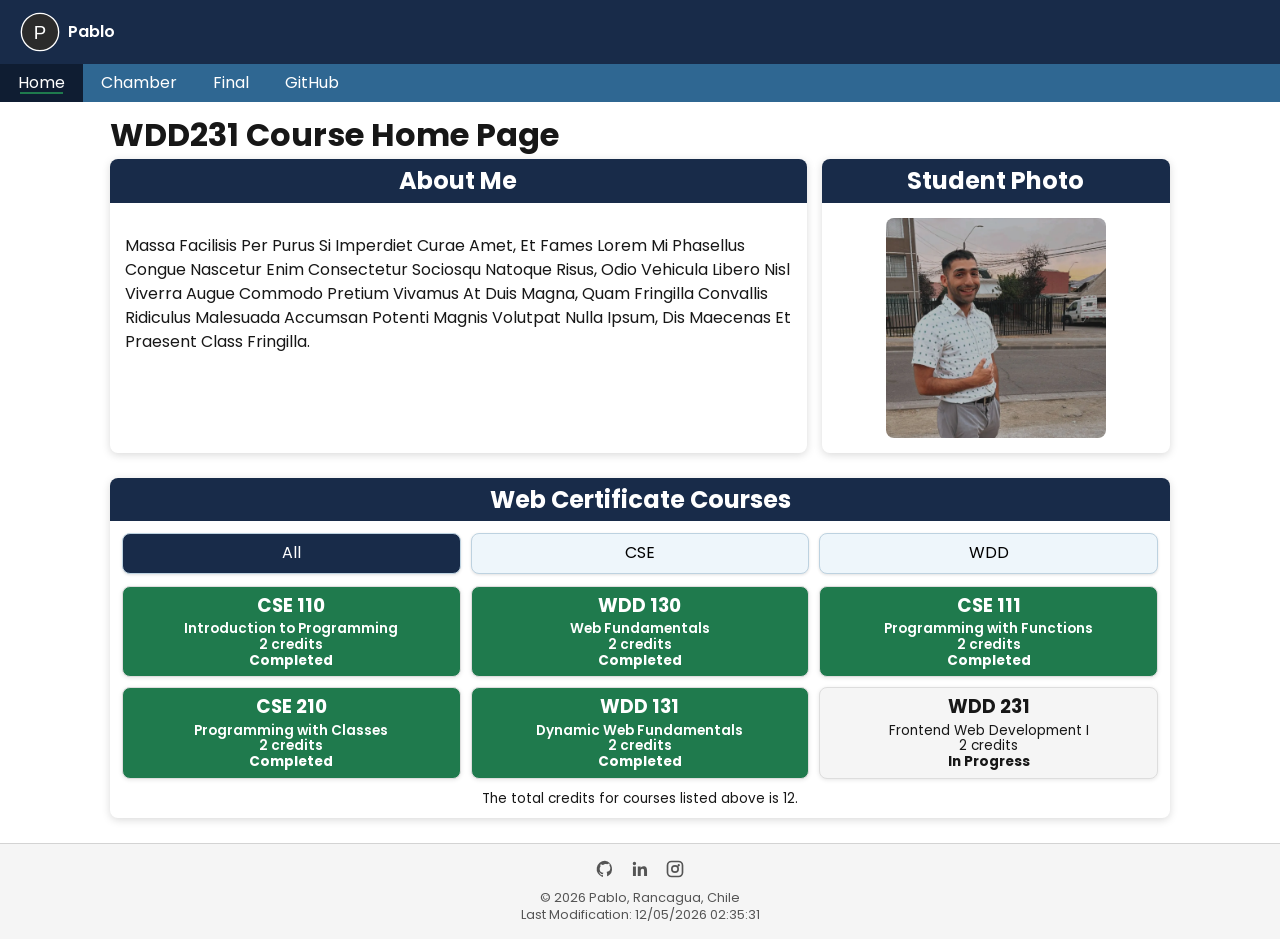
<file: index.html>
<!DOCTYPE html>
<html lang="en">

<head>
    <meta charset="UTF-8">
    <meta name="viewport" content="width=device-width, initial-scale=1.0">
    <meta name="description"
        content="Pablo's WDD231 course home page, showcasing web development coursework and projects.">
    <meta name="author" content="Pablo Chumba">

    <title>WDD231 Course Home Page</title>

    <link rel="preconnect" href="https://fonts.googleapis.com">
    <link rel="preconnect" href="https://fonts.gstatic.com" crossorigin>
    <link href="https://fonts.googleapis.com/css2?family=Poppins:wght@400;600;700&display=swap" rel="stylesheet">

    <link rel="stylesheet" href="styles/normalize.css">
    <link rel="stylesheet" href="styles/small.css">
    <link rel="stylesheet" href="styles/larger.css">

    <script src="scripts/date.js" defer></script>
    <script src="scripts/course.js" defer></script>
    <script src="scripts/navigation.js" defer></script>

</head>

<body>
    <header>
        <div class="branding">
            <img src="images/logo.svg" alt="" class="logo">
            <span class="site-name">Pablo</span>
        </div>

        <button id="hamburger-btn" class="hamburger-btn" aria-label="Open menu" aria-expanded="false">
            <span class="bar"></span>
            <span class="bar"></span>
            <span class="bar"></span>
        </button>
    </header>

    <nav id="primary-nav" class="navbar">
        <a href="index.html" class="active">Home</a>
        <a href="chamber.html">Chamber</a>
        <a href="final.html">Final</a>
        <a href="https://github.com/pablochumba" target="_blank" rel="noopener">GitHub</a>
    </nav>

    <main>
        <h1 class="page-title">WDD231 Course Home Page</h1>

        <div class="content-grid">
            <section class="about-box">
                <h2>About Me</h2>
                <p>
                    Massa Facilisis Per Purus Si Imperdiet Curae Amet, Et Fames Lorem Mi
                    Phasellus Congue Nascetur Enim Consectetur Sociosqu Natoque Risus,
                    Odio Vehicula Libero Nisl Viverra Augue Commodo Pretium Vivamus At
                    Duis Magna, Quam Fringilla Convallis Ridiculus Malesuada Accumsan
                    Potenti Magnis Volutpat Nulla Ipsum, Dis Maecenas Et Praesent Class
                    Fringilla.
                </p>
            </section>
            <section class="photo-box">
                <h2>Student Photo</h2>
                <img src="images/student-photo.webp" alt="Pablo student portrait" width="200" height="200">
            </section>
        </div>

        <section class="courses">
            <h2>Web Certificate Courses</h2>

            <div class="filter-buttons">
                <button type="button" class="filter active" data-filter="all" aria-pressed="true">All</button>
                <button type="button" class="filter" data-filter="cse" aria-pressed="false">CSE</button>
                <button type="button" class="filter" data-filter="wdd" aria-pressed="false">WDD</button>
            </div>

            <div class="course-list" id="course-list">
            </div>

            <p class="credits">The total credits for courses listed above is <span id="creditCount">0</span>.</p>
        </section>
    </main>

    <footer>
        <div class="social-icons">
            <a href="https://github.com/pablochumba" target="_blank" rel="noopener" aria-label="GitHub">
                <img src="images/github.svg" alt="" class="social-icon">
            </a>
            <a href="https://www.linkedin.com/in/pablochumba" target="_blank" rel="noopener" aria-label="LinkedIn">
                <img src="images/linkedin.svg" alt="" class="social-icon">
            </a>
            <a href="https://www.instagram.com/_pablochumba" target="_blank" rel="noopener" aria-label="Instagram">
                <img src="images/instagram.svg" alt="" class="social-icon">
            </a>
        </div>

        <p>&copy; <span id="currentyear"></span> Pablo, Rancagua, Chile</p>

        <p id="lastModified"></p>
    </footer>

</body>

</html>
</file>
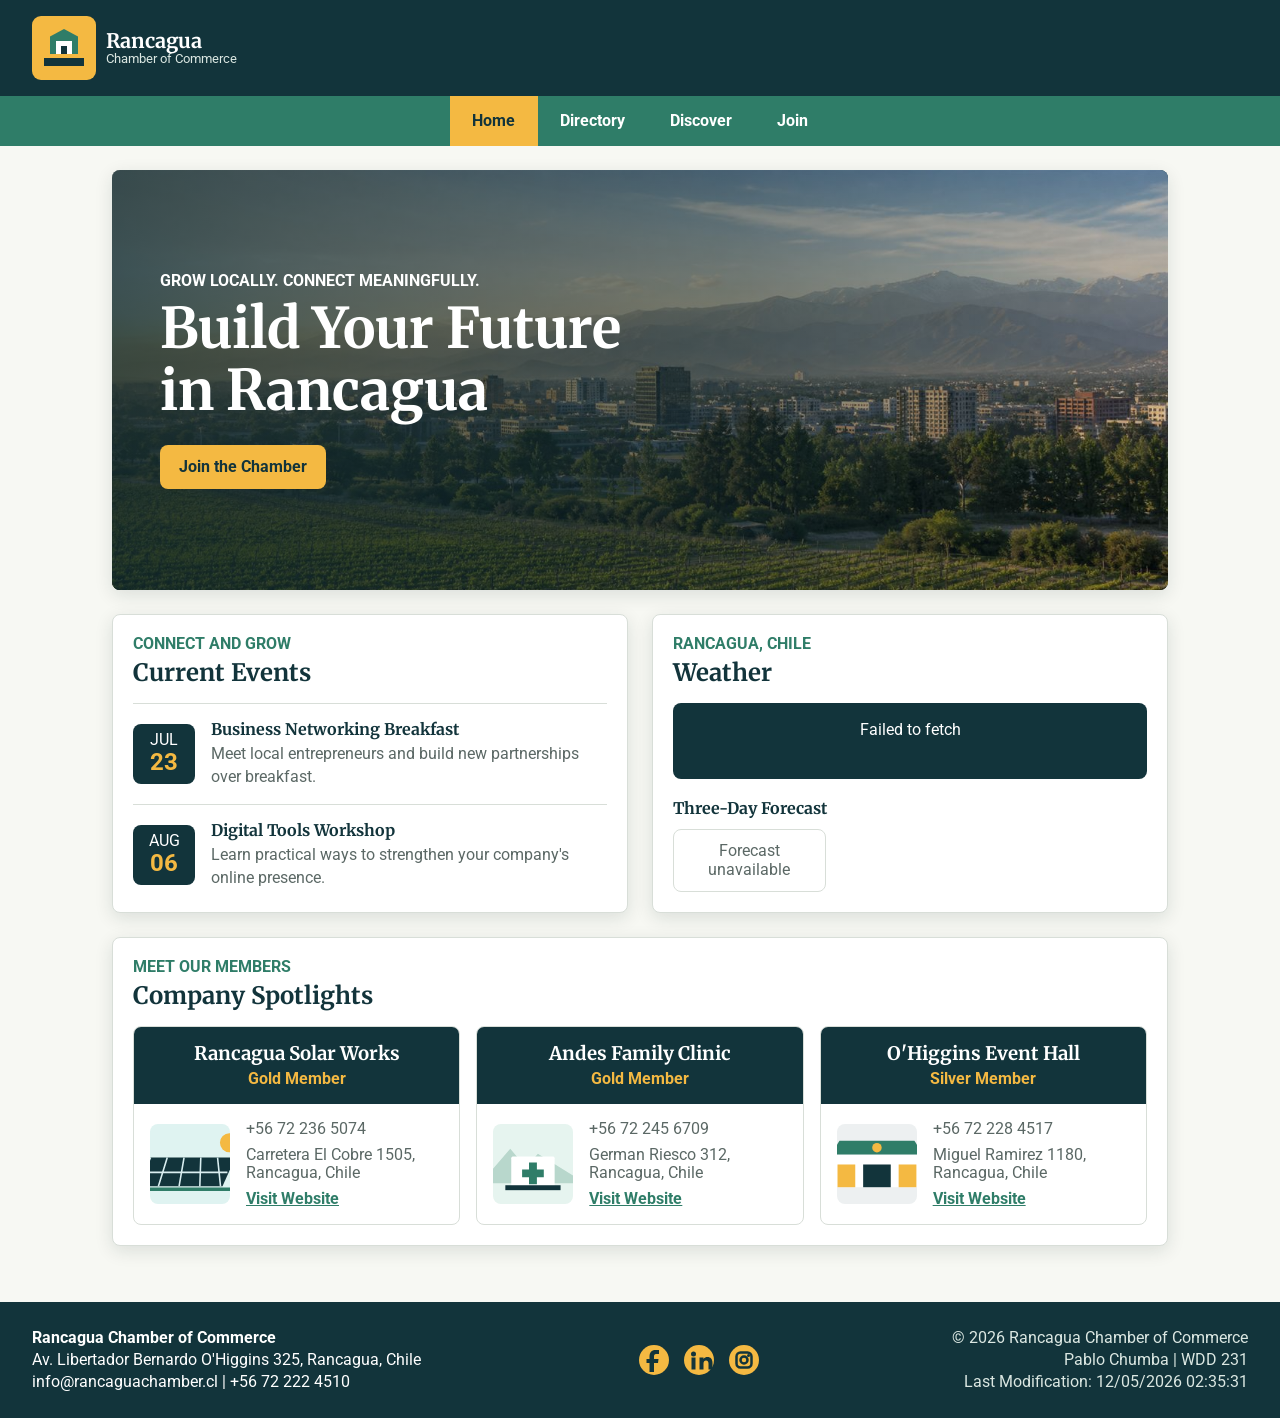
<file: chamber/index.html>
<!DOCTYPE html>
<html lang="en">

<head>
    <meta charset="UTF-8">
    <meta name="viewport" content="width=device-width, initial-scale=1.0">
    <meta name="description"
        content="Welcome to the Rancagua Chamber of Commerce, supporting local businesses and the community.">
    <meta name="author" content="Pablo Chumba">

    <meta property="og:title" content="Rancagua Chamber of Commerce">
    <meta property="og:description"
        content="Connect with local businesses, events, and opportunities in Rancagua and the Cachapoal Valley.">
    <meta property="og:image" content="https://pablochumba.github.io/wdd231/chamber/images/social-preview.svg">
    <meta property="og:url" content="https://pablochumba.github.io/wdd231/chamber/">
    <meta property="og:type" content="website">

    <title>Home | Rancagua Chamber of Commerce</title>
    <link rel="icon" href="images/favicon.svg" type="image/svg+xml">

    <link rel="preconnect" href="https://fonts.googleapis.com">
    <link rel="preconnect" href="https://fonts.gstatic.com" crossorigin>
    <link href="https://fonts.googleapis.com/css2?family=Merriweather:wght@700&family=Roboto:wght@400;500;700&display=swap"
        rel="stylesheet">

    <link rel="stylesheet" href="styles/normalize.css">
    <link rel="stylesheet" href="styles/small.css">
    <link rel="stylesheet" href="styles/home.css">
    <link rel="stylesheet" href="styles/larger.css">

    <script src="scripts/chamber.js" defer></script>
    <script src="scripts/weather.js" defer></script>
    <script src="scripts/home.js" defer></script>
</head>

<body>
    <header>
        <div class="site-branding">
            <a class="brand-link" href="index.html" aria-label="Rancagua Chamber of Commerce home">
                <img src="images/logo.svg" alt="" width="64" height="64">
                <span>
                    <strong>Rancagua</strong>
                    <small>Chamber of Commerce</small>
                </span>
            </a>
        </div>
        <button id="menu-button" class="menu-button" type="button" aria-label="Open navigation"
            aria-expanded="false" aria-controls="primary-nav">
            <span></span>
            <span></span>
            <span></span>
        </button>
    </header>

    <nav id="primary-nav" class="primary-nav">
        <a href="index.html" class="active" aria-current="page">Home</a>
        <a href="directory.html">Directory</a>
        <a href="discover.html">Discover</a>
        <a href="join.html">Join</a>
    </nav>

    <main>
        <section class="hero" aria-labelledby="hero-title">
            <img src="images/hero-rancagua.jpg"
                alt="Rancagua and the Cachapoal Valley with the Andes mountains in the distance" width="1400"
                height="560">
            <div class="hero-content">
                <p>Grow locally. Connect meaningfully.</p>
                <h1 id="hero-title">Build Your Future in Rancagua</h1>
                <a class="hero-cta" href="join.html">Join the Chamber</a>
            </div>
        </section>

        <div class="home-grid">
            <section class="home-panel events" aria-labelledby="events-title">
                <div class="panel-heading">
                    <p class="eyebrow">Connect and Grow</p>
                    <h2 id="events-title">Current Events</h2>
                </div>
                <ul class="event-list">
                    <li>
                        <time datetime="2026-07-23">
                            <span>Jul</span>
                            <strong>23</strong>
                        </time>
                        <div>
                            <h3>Business Networking Breakfast</h3>
                            <p>Meet local entrepreneurs and build new partnerships over breakfast.</p>
                        </div>
                    </li>
                    <li>
                        <time datetime="2026-08-06">
                            <span>Aug</span>
                            <strong>06</strong>
                        </time>
                        <div>
                            <h3>Digital Tools Workshop</h3>
                            <p>Learn practical ways to strengthen your company's online presence.</p>
                        </div>
                    </li>
                </ul>
            </section>

            <section class="home-panel weather" aria-labelledby="weather-title">
                <div class="panel-heading">
                    <p class="eyebrow">Rancagua, Chile</p>
                    <h2 id="weather-title">Weather</h2>
                </div>
                <div id="current-weather" class="current-weather" aria-live="polite">
                    <p>Loading current weather...</p>
                </div>
                <h3>Three-Day Forecast</h3>
                <ul id="weather-forecast" class="weather-forecast" aria-live="polite">
                    <li>Loading forecast...</li>
                </ul>
            </section>
        </div>

        <section class="spotlights" aria-labelledby="spotlights-title">
            <div class="panel-heading">
                <p class="eyebrow">Meet Our Members</p>
                <h2 id="spotlights-title">Company Spotlights</h2>
            </div>
            <div id="spotlight-cards" class="spotlight-grid" aria-live="polite">
                <p>Loading featured members...</p>
            </div>
        </section>
    </main>

    <footer>
        <div class="footer-contact">
            <p><strong>Rancagua Chamber of Commerce</strong></p>
            <p>Av. Libertador Bernardo O'Higgins 325, Rancagua, Chile</p>
            <p>info@rancaguachamber.cl | +56 72 222 4510</p>
        </div>
        <div class="footer-social">
            <a href="https://www.facebook.com/" target="_blank" rel="noopener" aria-label="Facebook">
                <img src="images/facebook.svg" alt="" width="32" height="32">
            </a>
            <a href="https://www.linkedin.com/" target="_blank" rel="noopener" aria-label="LinkedIn">
                <img src="images/linkedin.svg" alt="" width="32" height="32">
            </a>
            <a href="https://www.instagram.com/" target="_blank" rel="noopener" aria-label="Instagram">
                <img src="images/instagram.svg" alt="" width="32" height="32">
            </a>
        </div>
        <div class="footer-dev">
            <p>&copy; <span id="currentyear"></span> Rancagua Chamber of Commerce</p>
            <p>Pablo Chumba | WDD 231</p>
            <p id="lastModified"></p>
        </div>
    </footer>
</body>

</html>
</file>
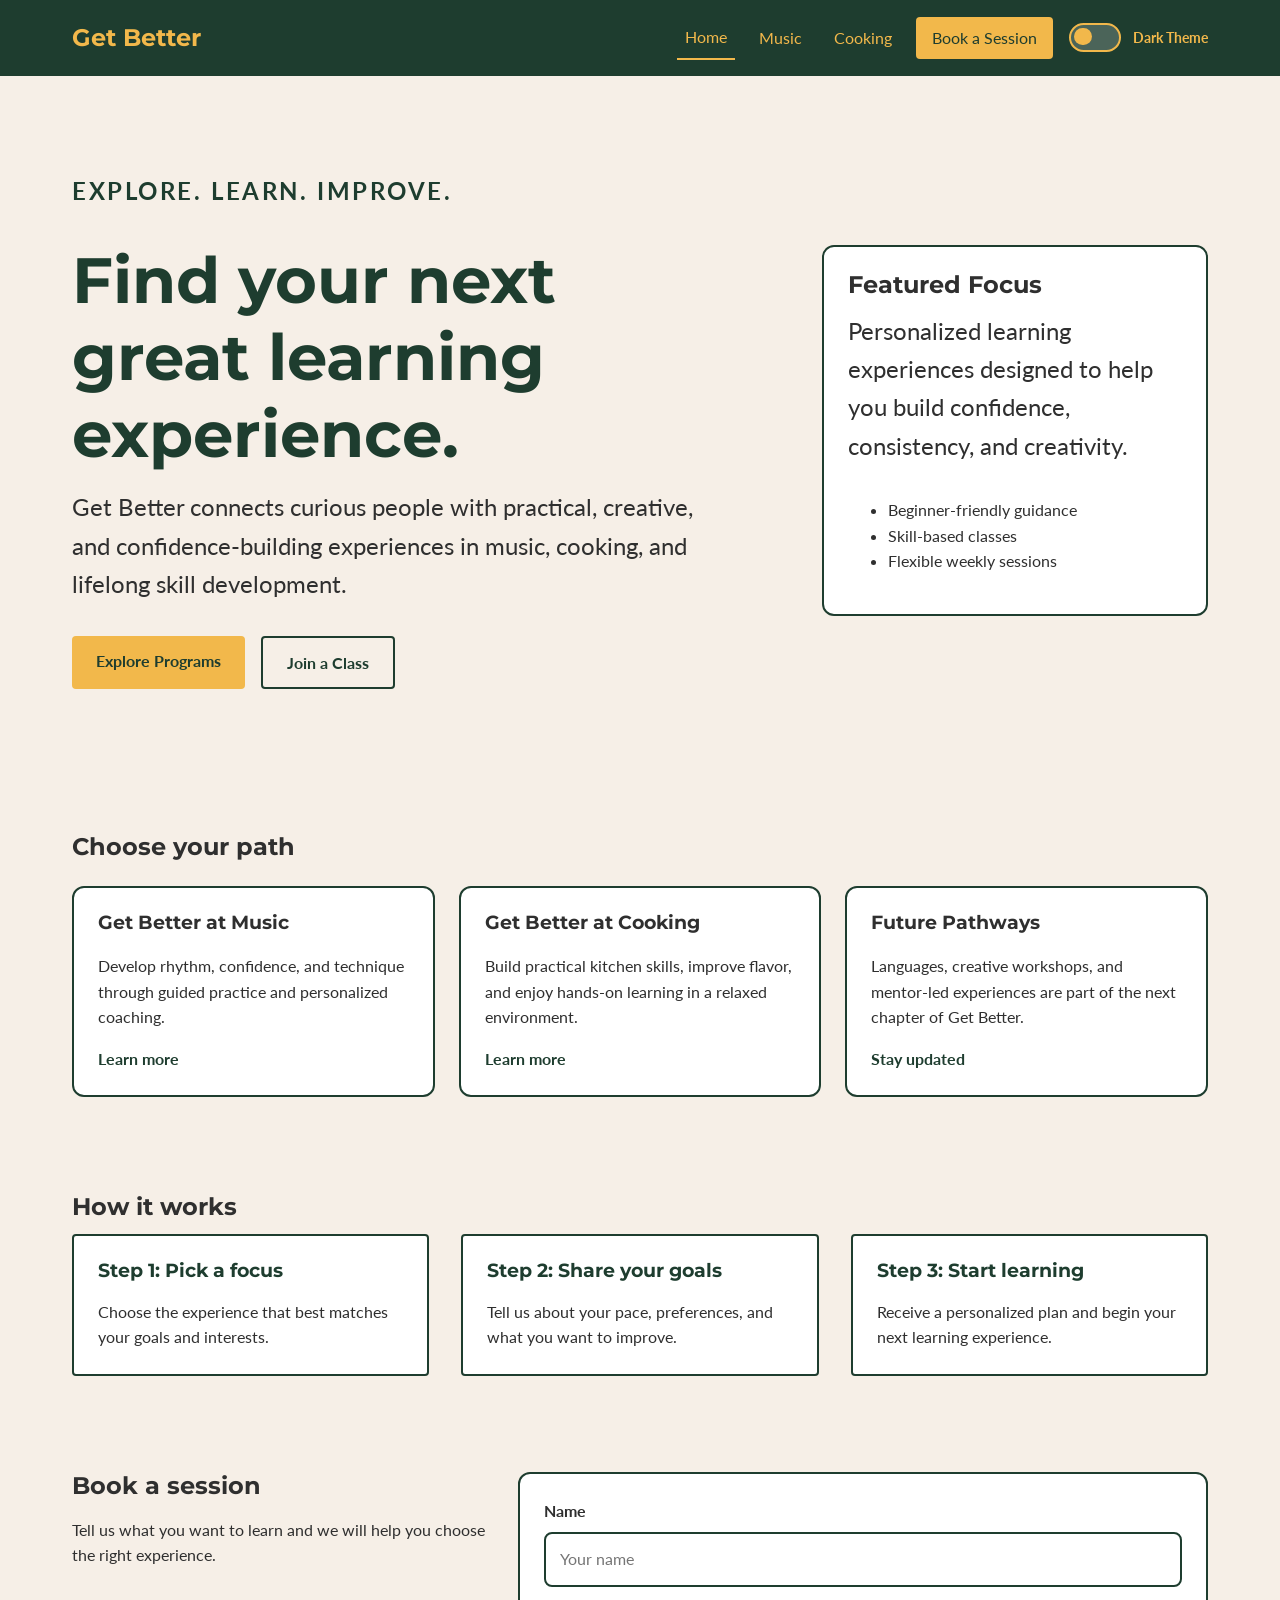
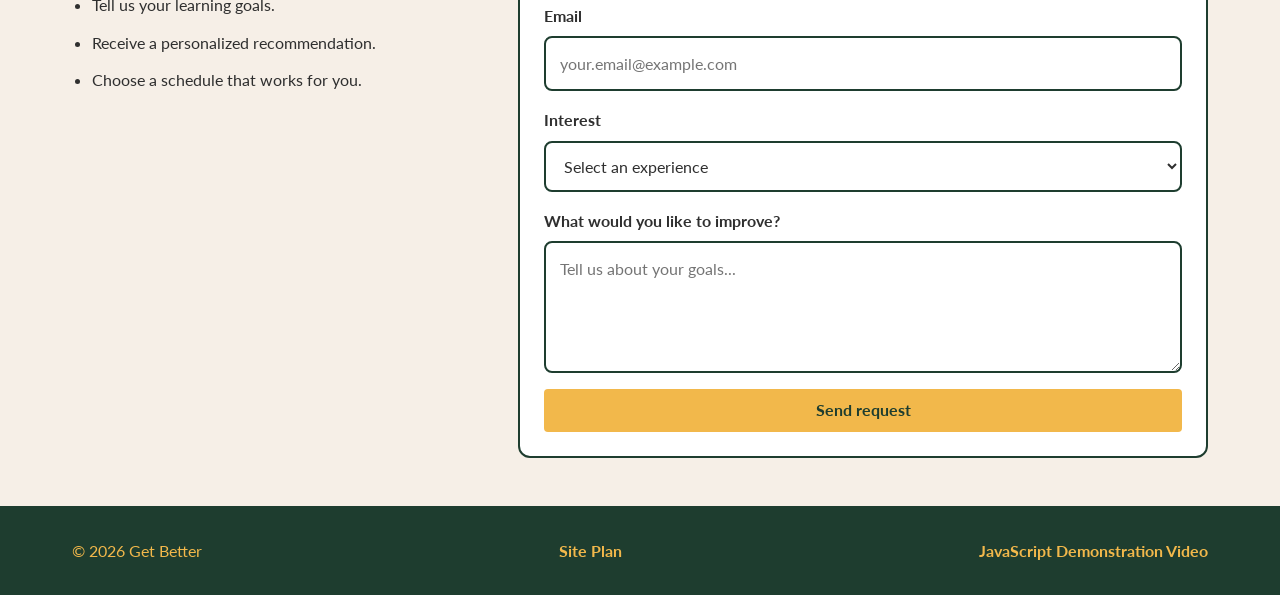
<file: final/index.html>
<!DOCTYPE html>
<html lang="en">

<head>
    <meta charset="UTF-8">
    <meta name="viewport" content="width=device-width, initial-scale=1.0">
    <meta name="description"
        content="Get Better helps you discover practical learning experiences in music, cooking, and creative skill-building.">
    <meta name="author" content="Pablo Chumba">
    <meta property="og:title" content="Get Better | Practical Music and Cooking Classes">
    <meta property="og:description"
        content="Discover practical music and cooking classes designed to build your skills, confidence, and creativity.">
    <meta property="og:image" content="https://pablochumba.github.io/wdd231/final/images/favicon.svg">
    <meta property="og:url" content="https://pablochumba.github.io/wdd231/final/index.html">
    <link rel="icon" type="image/svg+xml" href="images/favicon.svg">

    <link rel="preconnect" href="https://fonts.googleapis.com">
    <link rel="preconnect" href="https://fonts.gstatic.com" crossorigin>
    <link href="https://fonts.googleapis.com/css2?family=Lato:wght@400;700&family=Montserrat:wght@600;700&display=swap"
        rel="stylesheet">

    <link rel="stylesheet" href="styles/normalize.css">
    <link rel="stylesheet" href="styles/small.css">
    <link rel="stylesheet" href="styles/large.css">
    <script src="scripts/theme.js" defer></script>
    <title>Get Better | Home</title>
</head>

<body>
    <header>
        <div class="container header-inner">
            <a class="site-name" href="index.html">Get Better</a>

            <div class="header-actions">
                <button class="nav-toggle" type="button" aria-expanded="false" aria-controls="main-nav" aria-label="Toggle navigation">
                    <span></span>
                    <span></span>
                    <span></span>
                </button>

                <nav id="main-nav" class="main-nav" aria-label="Main navigation">
                    <ul>
                        <li><a href="index.html" class="active" aria-current="page">Home</a></li>
                        <li><a href="music.html">Music</a></li>
                        <li><a href="cooking.html">Cooking</a></li>
                        <li><a class="nav-cta" href="#contact">Book a Session</a></li>
                    </ul>
                </nav>

                <div class="theme-switch">
                    <input type="checkbox" id="theme-toggle" aria-label="Toggle dark theme">
                    <label for="theme-toggle"></label>
                    <span class="theme-label">Dark Theme</span>
                </div>
            </div>
        </div>
    </header>

    <main>
        <section id="home">
            <div class="container hero-layout">
                <div class="hero-content">
                    <p class="eyebrow">Explore. Learn. Improve.</p>
                    <h1>Find your next great learning experience.</h1>
                    <p>Get Better connects curious people with practical, creative, and confidence-building experiences in music, cooking, and lifelong skill development.</p>
                    <div class="hero-actions">
                        <a class="button" href="music.html">Explore Programs</a>
                        <a class="button button-secondary" href="#contact">Join a Class</a>
                    </div>
                </div>
                <div class="hero-card">
                    <h2>Featured Focus</h2>
                    <p>Personalized learning experiences designed to help you build confidence, consistency, and creativity.</p>
                    <ul>
                        <li>Beginner-friendly guidance</li>
                        <li>Skill-based classes</li>
                        <li>Flexible weekly sessions</li>
                    </ul>
                </div>
            </div>
        </section>

        <section id="featured">
            <div class="container">
                <h2>Choose your path</h2>
                <div class="card-grid">
                    <article class="info-card">
                        <h3>Get Better at Music</h3>
                        <p>Develop rhythm, confidence, and technique through guided practice and personalized coaching.</p>
                        <a href="music.html">Learn more</a>
                    </article>
                    <article class="info-card">
                        <h3>Get Better at Cooking</h3>
                        <p>Build practical kitchen skills, improve flavor, and enjoy hands-on learning in a relaxed environment.</p>
                        <a href="cooking.html">Learn more</a>
                    </article>
                    <article class="info-card">
                        <h3>Future Pathways</h3>
                        <p>Languages, creative workshops, and mentor-led experiences are part of the next chapter of Get Better.</p>
                        <a href="#contact">Stay updated</a>
                    </article>
                </div>
            </div>
        </section>

        <section id="booking">
            <div class="container">
                <h2>How it works</h2>
                <div class="steps-grid">
                    <div class="step">
                        <h3>Step 1: Pick a focus</h3>
                        <p>Choose the experience that best matches your goals and interests.</p>
                    </div>
                    <div class="step">
                        <h3>Step 2: Share your goals</h3>
                        <p>Tell us about your pace, preferences, and what you want to improve.</p>
                    </div>
                    <div class="step">
                        <h3>Step 3: Start learning</h3>
                        <p>Receive a personalized plan and begin your next learning experience.</p>
                    </div>
                </div>
            </div>
        </section>

        <section id="contact">
            <div class="container form-layout">
                <div class="booking-intro">
                    <h2>Book a session</h2>
                    <p>Tell us what you want to learn and we will help you choose the right experience.</p>
                    <ul class="booking-benefits">
                        <li>Tell us your learning goals.</li>
                        <li>Receive a personalized recommendation.</li>
                        <li>Choose a schedule that works for you.</li>
                    </ul>
                </div>

                <form action="confirmation.html" method="get">
                    <div class="form-group">
                        <label for="name">Name</label>
                        <input type="text" id="name" name="name" placeholder="Your name" required>
                    </div>

                    <div class="form-group">
                        <label for="email">Email</label>
                        <input type="email" id="email" name="email" placeholder="your.email@example.com" required>
                    </div>

                    <div class="form-group">
                        <label for="interest">Interest</label>
                        <select id="interest" name="interest" required>
                            <option value="" disabled selected>Select an experience</option>
                            <option value="music">Music</option>
                            <option value="cooking">Cooking</option>
                            <option value="general">General learning</option>
                        </select>
                    </div>

                    <div class="form-group">
                        <label for="goals">What would you like to improve?</label>
                        <textarea id="goals" name="goals" rows="4" placeholder="Tell us about your goals..." required></textarea>
                    </div>

                    <button class="button" type="submit">Send request</button>
                </form>
            </div>
        </section>
    </main>

    <footer>
        <div class="container footer-inner">
            <p>&copy; 2026 Get Better</p>
            <a href="site-plan.html">Site Plan</a>
            <a href="https://app.screencastify.com/watch/WVHuIi9ZS6d51JfeKdn6" target="_blank" rel="noopener">JavaScript Demonstration Video</a>
        </div>
    </footer>
</body>

</html>
</file>
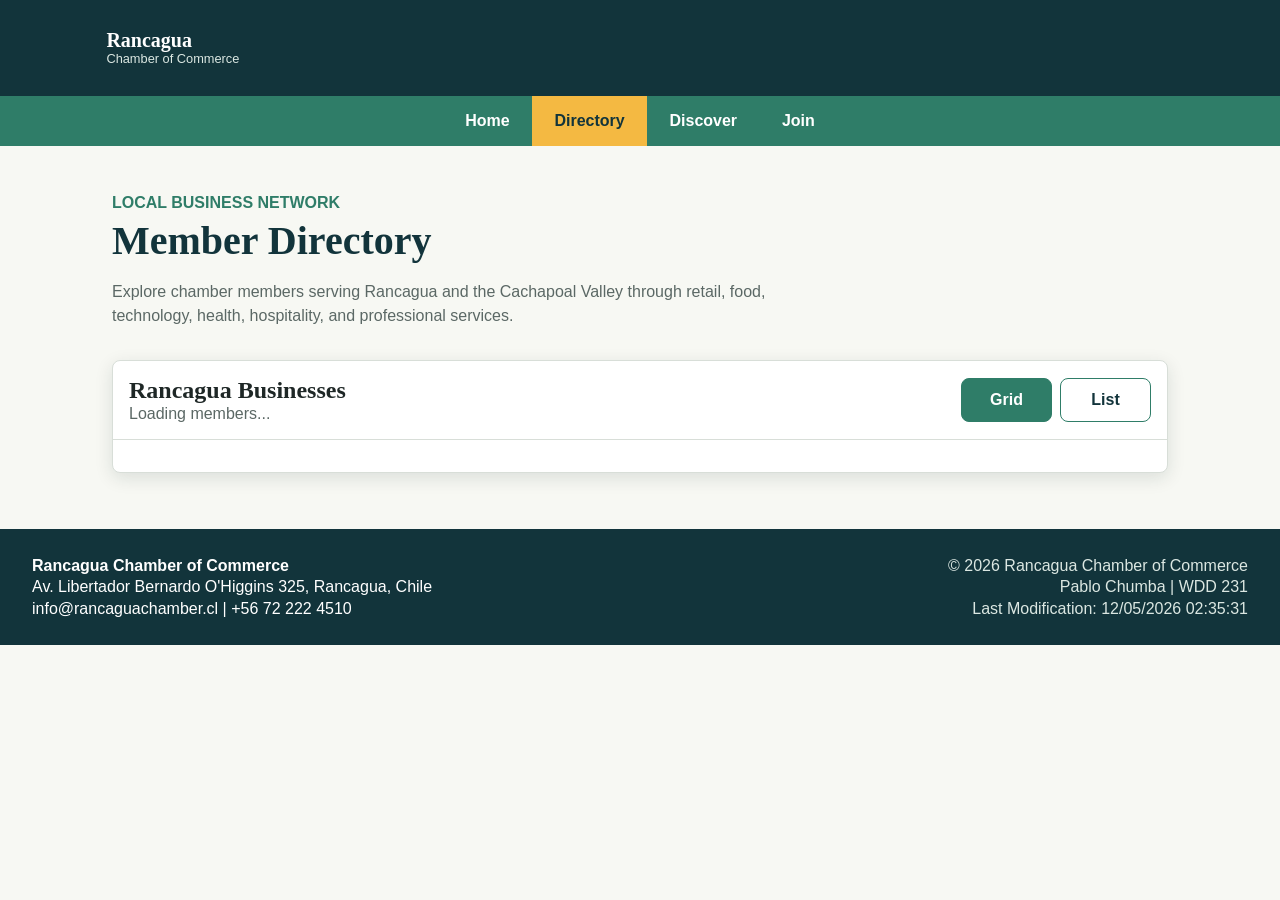
<file: chamber.html>
<!DOCTYPE html>
<html lang="en">

<head>
    <meta charset="UTF-8">
    <meta name="viewport" content="width=device-width, initial-scale=1.0">
    <meta http-equiv="refresh" content="0; url=chamber/directory.html">
    <title>Rancagua Chamber Directory</title>
</head>

<body>
    <p><a href="chamber/directory.html">Open the Rancagua Chamber Directory</a></p>
</body>

</html>
</file>
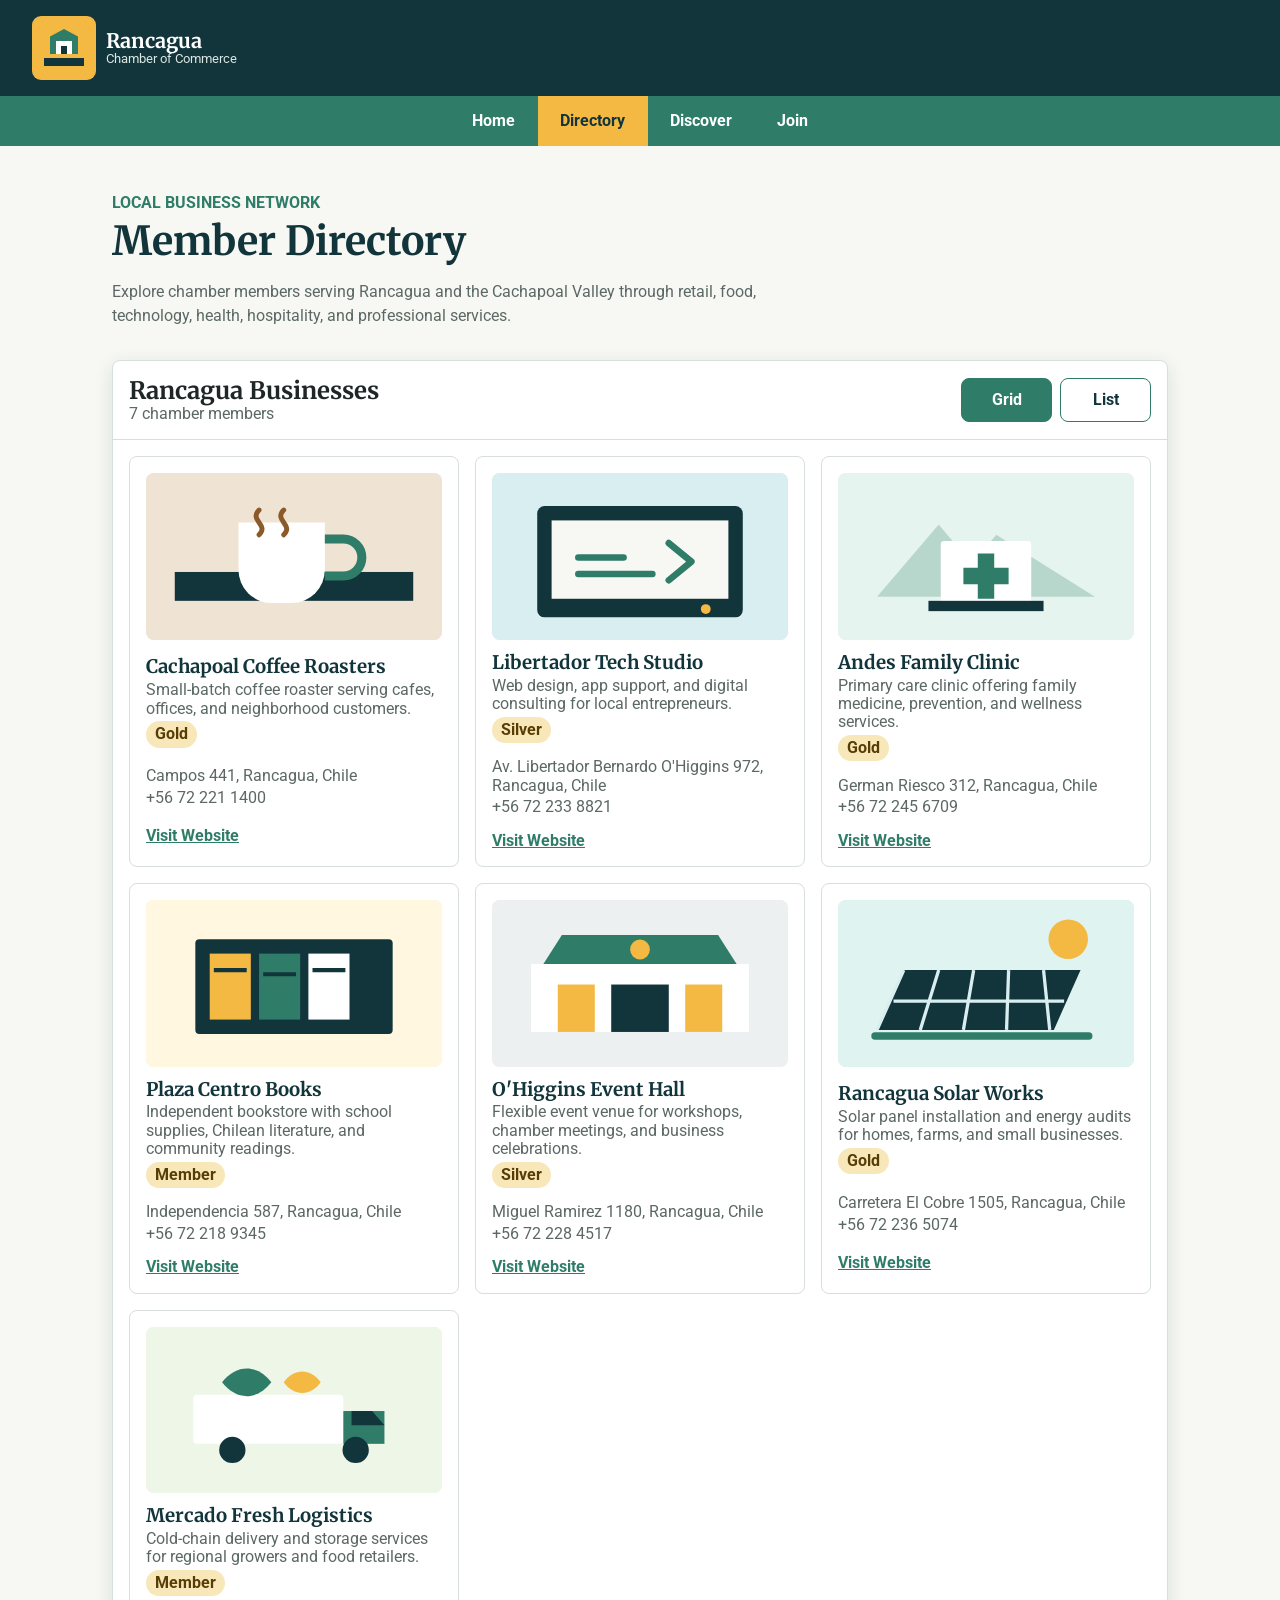
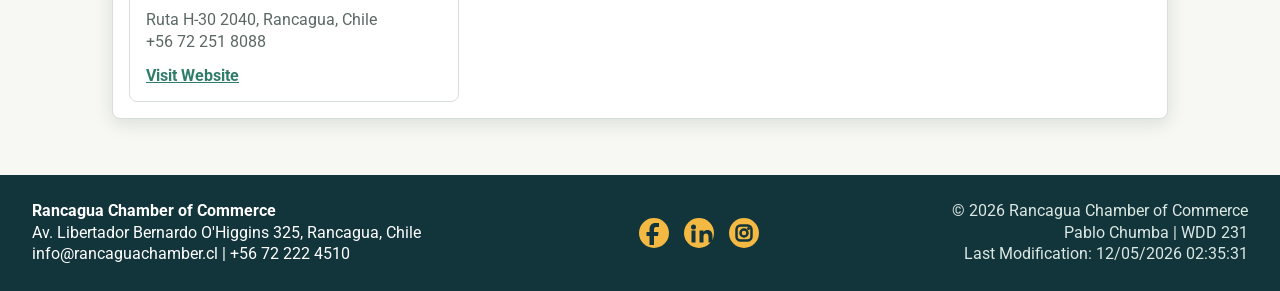
<file: chamber/directory.html>
<!DOCTYPE html>
<html lang="en">

<head>
    <meta charset="UTF-8">
    <meta name="viewport" content="width=device-width, initial-scale=1.0">
    <meta name="description"
        content="Rancagua Chamber of Commerce business directory for local services, shops, and community partners.">
    <meta name="author" content="Pablo Chumba">

    <meta property="og:title" content="Rancagua Chamber of Commerce Directory">
    <meta property="og:description"
        content="Find trusted Rancagua businesses, services, and chamber members in one local directory.">
    <meta property="og:image" content="https://pablochumba.github.io/wdd231/chamber/images/social-preview.svg">
    <meta property="og:url" content="https://pablochumba.github.io/wdd231/chamber/directory.html">
    <meta property="og:type" content="website">

    <title>Directory | Rancagua Chamber of Commerce</title>
    <link rel="icon" href="images/favicon.svg" type="image/svg+xml">

    <link rel="preconnect" href="https://fonts.googleapis.com">
    <link rel="preconnect" href="https://fonts.gstatic.com" crossorigin>
    <link href="https://fonts.googleapis.com/css2?family=Merriweather:wght@700&family=Roboto:wght@400;500;700&display=swap"
        rel="stylesheet">

    <link rel="stylesheet" href="styles/normalize.css">
    <link rel="stylesheet" href="styles/small.css">
    <link rel="stylesheet" href="styles/directory.css">
    <link rel="stylesheet" href="styles/larger.css">

    <script src="scripts/chamber.js" defer></script>
    <script src="scripts/directory.js" defer></script>
</head>

<body>
    <header>
        <div class="site-branding">
            <a class="brand-link" href="index.html" aria-label="Rancagua Chamber of Commerce home">
                <img src="images/logo.svg" alt="" width="64" height="64">
                <span>
                    <strong>Rancagua</strong>
                    <small>Chamber of Commerce</small>
                </span>
            </a>
        </div>
        <button id="menu-button" class="menu-button" type="button" aria-label="Open navigation" aria-expanded="false"
            aria-controls="primary-nav">
            <span></span>
            <span></span>
            <span></span>
        </button>
    </header>

    <nav id="primary-nav" class="primary-nav">
        <a href="index.html">Home</a>
        <a href="directory.html" class="active" aria-current="page">Directory</a>
        <a href="discover.html">Discover</a>
        <a href="join.html">Join</a>
    </nav>

    <main>
        <section class="page-heading">
            <p class="eyebrow">Local Business Network</p>
            <h1>Member Directory</h1>
            <p>
                Explore chamber members serving Rancagua and the Cachapoal Valley through retail, food, technology,
                health, hospitality, and professional services.
            </p>
        </section>

        <section class="directory-panel" aria-labelledby="directory-title">
            <div class="directory-toolbar">
                <div>
                    <h2 id="directory-title">Rancagua Businesses</h2>
                    <p id="member-count">Loading members...</p>
                </div>
                <div class="view-toggle" role="group" aria-label="Choose directory layout">
                    <button id="grid-view" class="view-button active" type="button" aria-pressed="true">Grid</button>
                    <button id="list-view" class="view-button" type="button" aria-pressed="false">List</button>
                </div>
            </div>

            <div id="members" class="members-grid" aria-live="polite"></div>
        </section>
    </main>

    <footer>
        <div class="footer-contact">
            <p><strong>Rancagua Chamber of Commerce</strong></p>
            <p>Av. Libertador Bernardo O'Higgins 325, Rancagua, Chile</p>
            <p>info@rancaguachamber.cl | +56 72 222 4510</p>
        </div>
        <div class="footer-social">
            <a href="https://www.facebook.com/" target="_blank" rel="noopener" aria-label="Facebook">
                <img src="images/facebook.svg" alt="" width="32" height="32">
            </a>
            <a href="https://www.linkedin.com/" target="_blank" rel="noopener" aria-label="LinkedIn">
                <img src="images/linkedin.svg" alt="" width="32" height="32">
            </a>
            <a href="https://www.instagram.com/" target="_blank" rel="noopener" aria-label="Instagram">
                <img src="images/instagram.svg" alt="" width="32" height="32">
            </a>
        </div>
        <div class="footer-dev">
            <p>&copy; <span id="currentyear"></span> Rancagua Chamber of Commerce</p>
            <p>Pablo Chumba | WDD 231</p>
            <p id="lastModified"></p>
        </div>
    </footer>
</body>

</html>
</file>
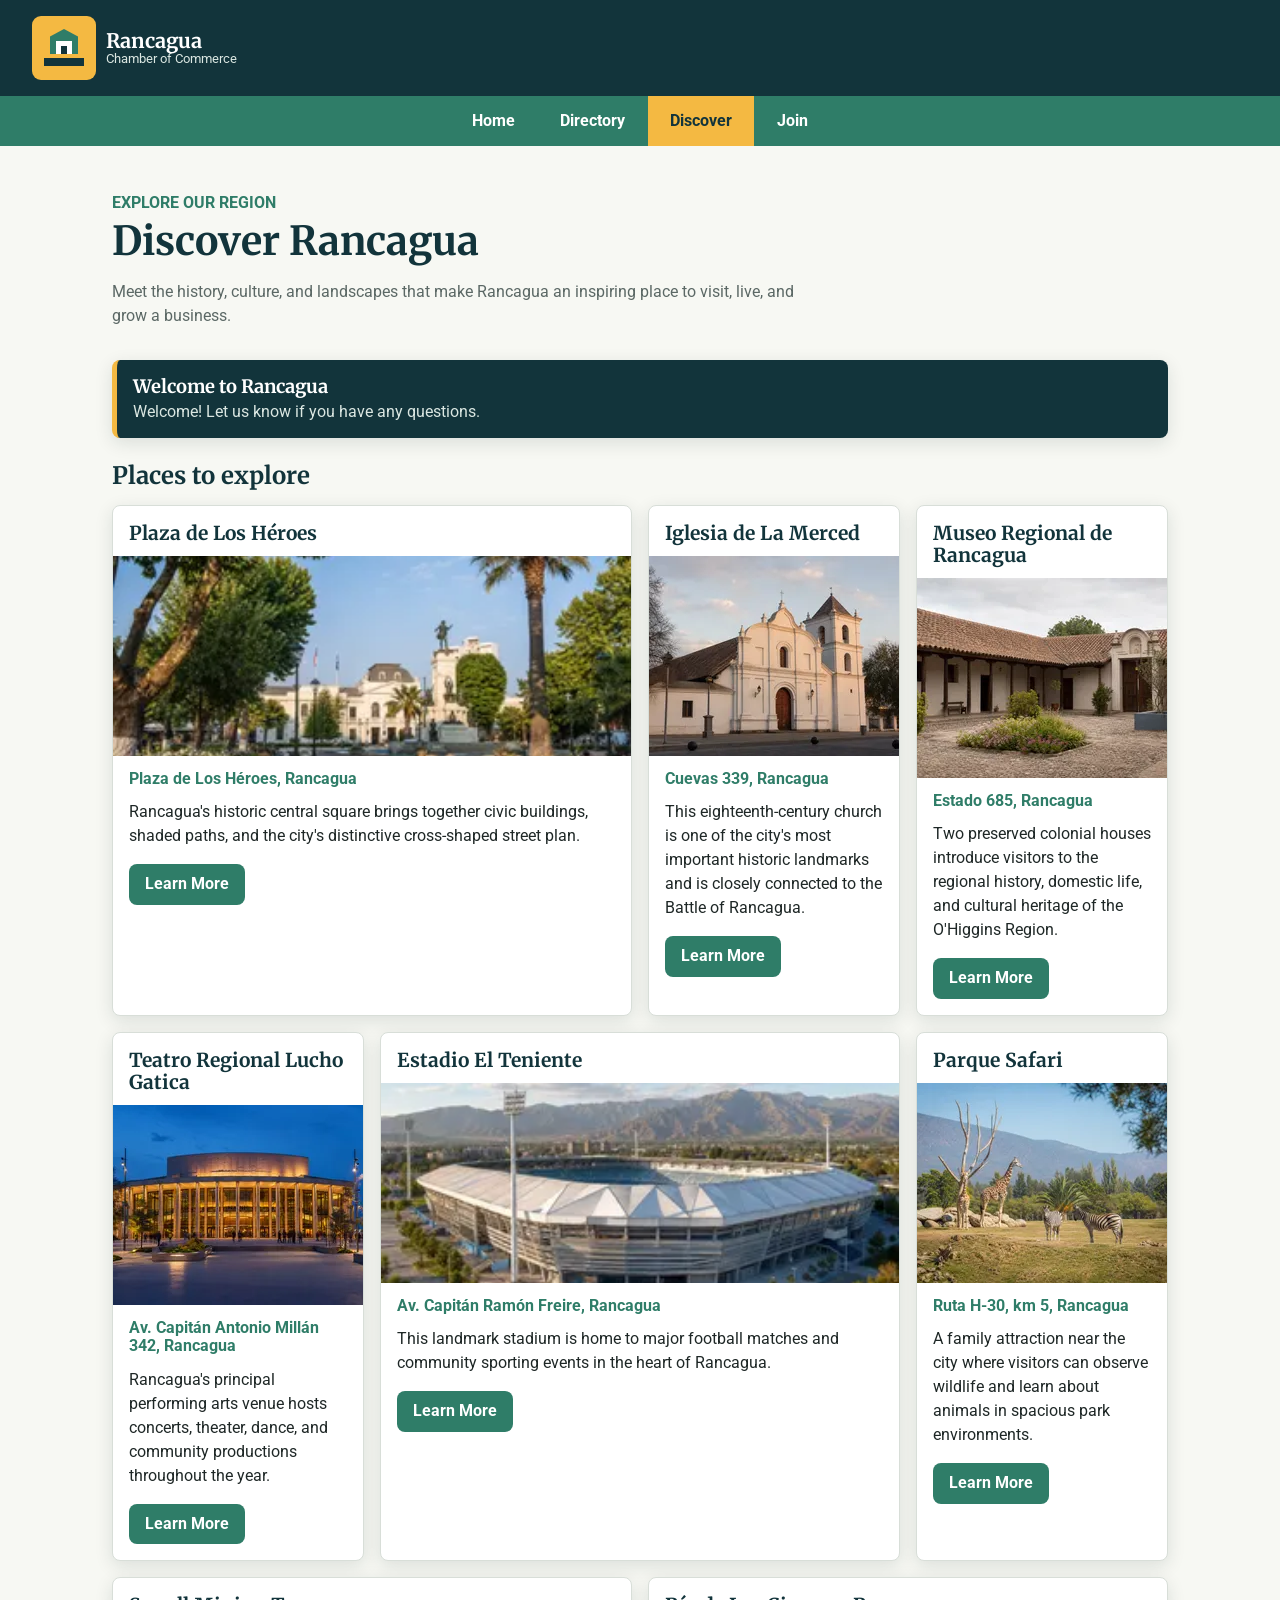
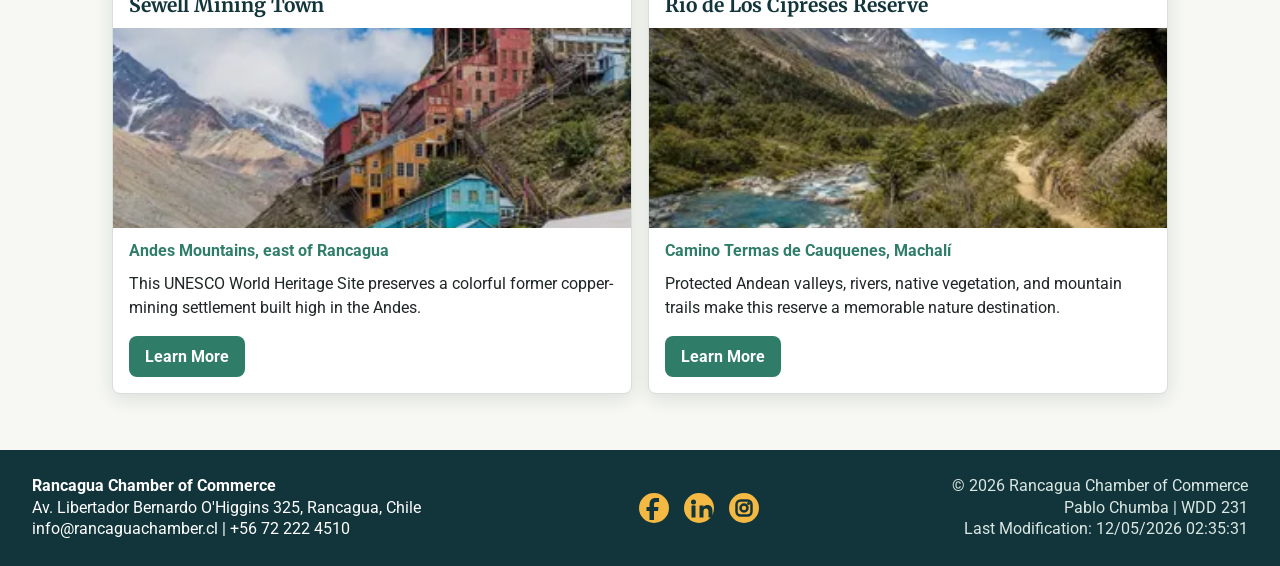
<file: chamber/discover.html>
<!DOCTYPE html>
<html lang="en">

<head>
    <meta charset="UTF-8">
    <meta name="viewport" content="width=device-width, initial-scale=1.0">
    <meta name="description"
        content="Discover landmarks, culture, nature, and family attractions in Rancagua and the O'Higgins Region.">
    <meta name="author" content="Pablo Chumba">
    <meta property="og:title" content="Discover Rancagua | Rancagua Chamber of Commerce">
    <meta property="og:description"
        content="Explore eight places that showcase the history, culture, and natural beauty of Rancagua.">
    <meta property="og:type" content="website">
    <meta property="og:image" content="https://pablochumba.github.io/wdd231/chamber/images/social-preview.svg">
    <meta property="og:url" content="https://pablochumba.github.io/wdd231/chamber/discover.html">
    <title>Discover | Rancagua Chamber of Commerce</title>
    <link rel="icon" href="images/favicon.svg" type="image/svg+xml">

    <link rel="preconnect" href="https://fonts.googleapis.com">
    <link rel="preconnect" href="https://fonts.gstatic.com" crossorigin>
    <link href="https://fonts.googleapis.com/css2?family=Merriweather:wght@700&family=Roboto:wght@400;500;700&display=swap"
        rel="stylesheet">

    <link rel="stylesheet" href="styles/normalize.css">
    <link rel="stylesheet" href="styles/small.css">
    <link rel="stylesheet" href="styles/larger.css">
    <link rel="stylesheet" href="styles/discover.css">
    <script src="scripts/chamber.js" defer></script>
    <script src="scripts/discover.js" type="module"></script>
</head>

<body>
    <header>
        <div class="site-branding">
            <a class="brand-link" href="index.html" aria-label="Rancagua Chamber of Commerce home">
                <img src="images/logo.svg" alt="" width="64" height="64">
                <span>
                    <strong>Rancagua</strong>
                    <small>Chamber of Commerce</small>
                </span>
            </a>
        </div>
        <button id="menu-button" class="menu-button" type="button" aria-label="Open navigation" aria-expanded="false"
            aria-controls="primary-nav">
            <span></span>
            <span></span>
            <span></span>
        </button>
    </header>

    <nav id="primary-nav" class="primary-nav">
        <a href="index.html">Home</a>
        <a href="directory.html">Directory</a>
        <a href="discover.html" class="active" aria-current="page">Discover</a>
        <a href="join.html">Join</a>
    </nav>

    <main>
        <section class="page-heading">
            <p class="eyebrow">Explore our region</p>
            <h1>Discover Rancagua</h1>
            <p>Meet the history, culture, and landscapes that make Rancagua an inspiring place to visit, live, and
                grow a business.</p>
        </section>

        <aside class="visit-message" aria-labelledby="visit-heading">
            <h2 id="visit-heading">Welcome to Rancagua</h2>
            <p id="visit-message" aria-live="polite">Checking your last visit...</p>
        </aside>

        <section aria-labelledby="places-heading">
            <h2 id="places-heading" class="section-title">Places to explore</h2>
            <div id="places" class="places-grid"></div>
        </section>
    </main>

    <footer>
        <div class="footer-contact">
            <p><strong>Rancagua Chamber of Commerce</strong></p>
            <p>Av. Libertador Bernardo O'Higgins 325, Rancagua, Chile</p>
            <p>info@rancaguachamber.cl | +56 72 222 4510</p>
        </div>
        <div class="footer-social">
            <a href="https://www.facebook.com/" target="_blank" rel="noopener" aria-label="Facebook">
                <img src="images/facebook.svg" alt="" width="32" height="32">
            </a>
            <a href="https://www.linkedin.com/" target="_blank" rel="noopener" aria-label="LinkedIn">
                <img src="images/linkedin.svg" alt="" width="32" height="32">
            </a>
            <a href="https://www.instagram.com/" target="_blank" rel="noopener" aria-label="Instagram">
                <img src="images/instagram.svg" alt="" width="32" height="32">
            </a>
        </div>
        <div class="footer-dev">
            <p>&copy; <span id="currentyear"></span> Rancagua Chamber of Commerce</p>
            <p>Pablo Chumba | WDD 231</p>
            <p id="lastModified"></p>
        </div>
    </footer>
</body>

</html>
</file>
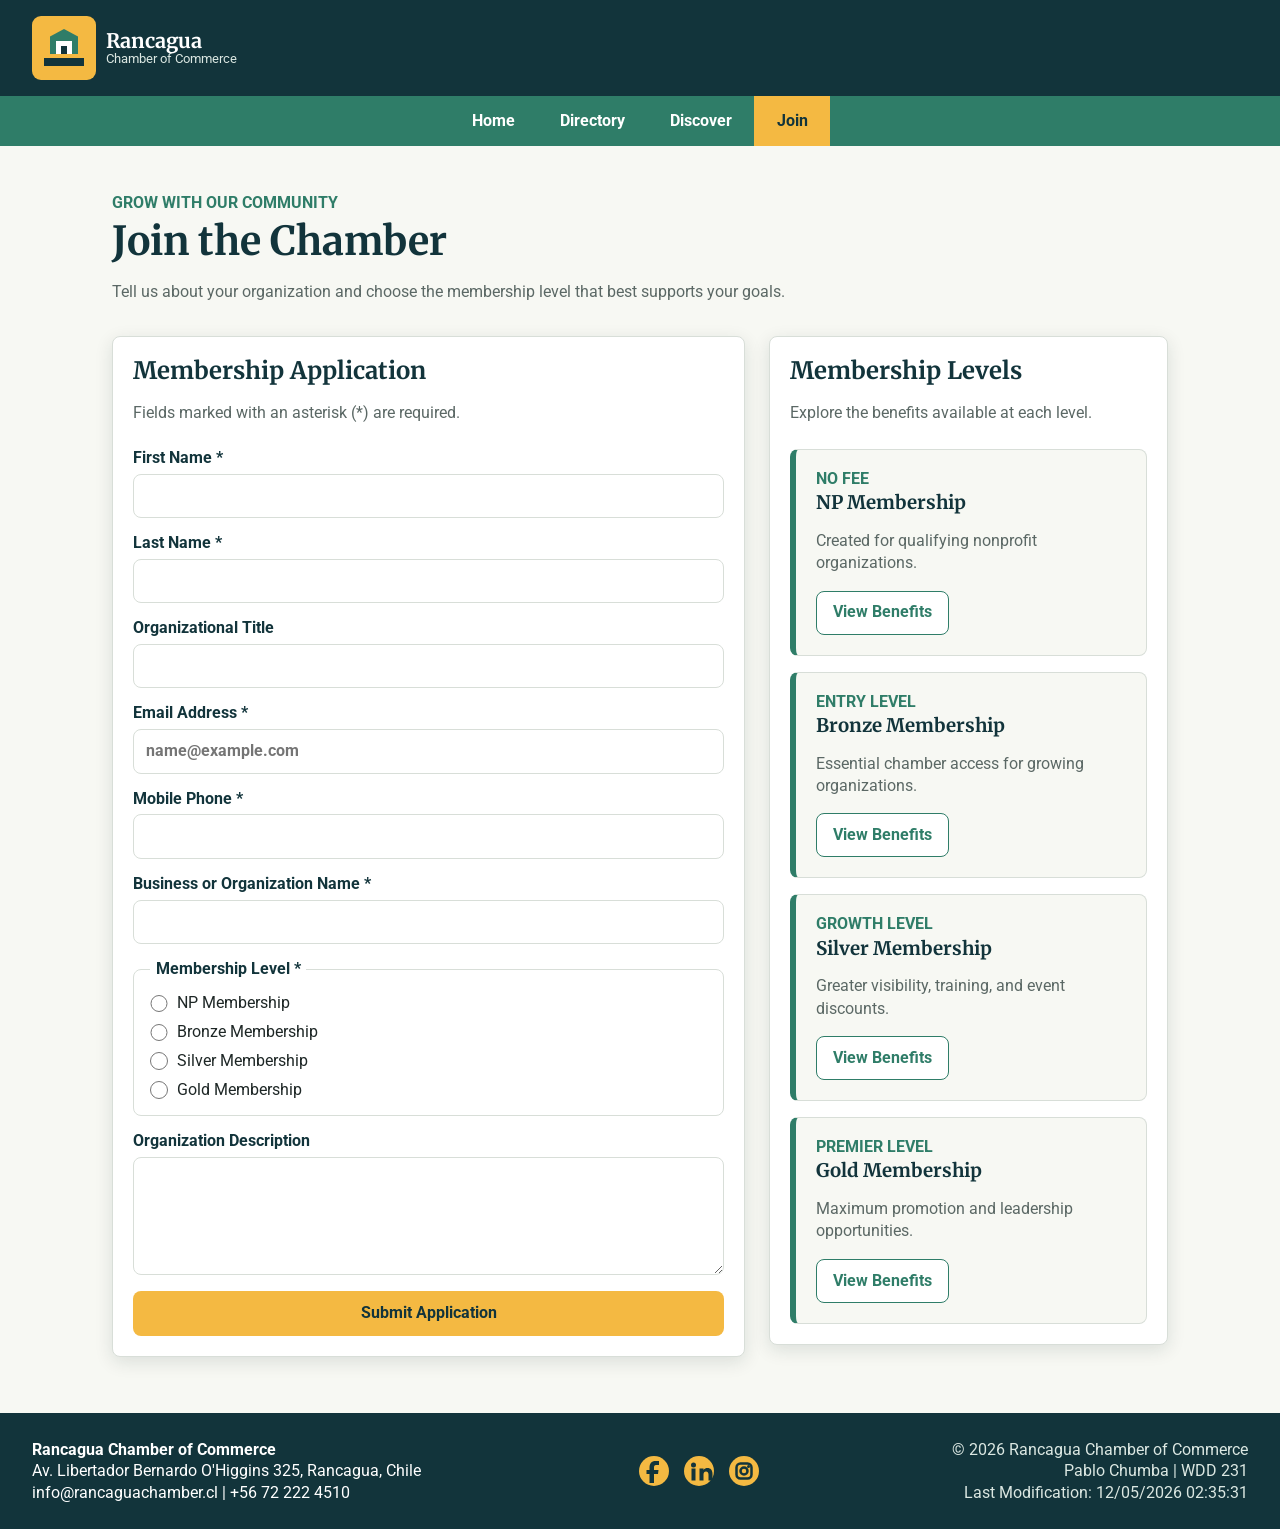
<file: chamber/join.html>
<!DOCTYPE html>
<html lang="en">

<head>
    <meta charset="UTF-8">
    <meta name="viewport" content="width=device-width, initial-scale=1.0">
    <meta name="description"
        content="Apply to join the Rancagua Chamber of Commerce and select the membership level that fits your organization.">
    <meta name="author" content="Pablo Chumba">

    <meta property="og:title" content="Join the Rancagua Chamber of Commerce Today">
    <meta property="og:description"
        content="Connect your organization with Rancagua's business community through chamber membership.">
    <meta property="og:image" content="https://pablochumba.github.io/wdd231/chamber/images/social-preview.svg">
    <meta property="og:url" content="https://pablochumba.github.io/wdd231/chamber/join.html">
    <meta property="og:type" content="website">

    <title>Join | Rancagua Chamber of Commerce</title>
    <link rel="icon" href="images/favicon.svg" type="image/svg+xml">

    <link rel="preconnect" href="https://fonts.googleapis.com">
    <link rel="preconnect" href="https://fonts.gstatic.com" crossorigin>
    <link href="https://fonts.googleapis.com/css2?family=Merriweather:wght@700&family=Roboto:wght@400;500;700&display=swap"
        rel="stylesheet">

    <link rel="stylesheet" href="styles/normalize.css">
    <link rel="stylesheet" href="styles/small.css">
    <link rel="stylesheet" href="styles/join.css">
    <link rel="stylesheet" href="styles/larger.css">

    <script src="scripts/chamber.js" defer></script>
    <script src="scripts/join.js" defer></script>
</head>

<body>
    <header>
        <div class="site-branding">
            <a class="brand-link" href="index.html" aria-label="Rancagua Chamber of Commerce home">
                <img src="images/logo.svg" alt="" width="64" height="64">
                <span>
                    <strong>Rancagua</strong>
                    <small>Chamber of Commerce</small>
                </span>
            </a>
        </div>
        <button id="menu-button" class="menu-button" type="button" aria-label="Open navigation" aria-expanded="false"
            aria-controls="primary-nav">
            <span></span>
            <span></span>
            <span></span>
        </button>
    </header>

    <nav id="primary-nav" class="primary-nav">
        <a href="index.html">Home</a>
        <a href="directory.html">Directory</a>
        <a href="discover.html">Discover</a>
        <a href="join.html" class="active" aria-current="page">Join</a>
    </nav>

    <main>
        <section class="page-heading">
            <p class="eyebrow">Grow With Our Community</p>
            <h1>Join the Chamber</h1>
            <p>Tell us about your organization and choose the membership level that best supports your goals.</p>
        </section>

        <div class="join-layout">
            <section class="application-panel" aria-labelledby="application-title">
                <h2 id="application-title">Membership Application</h2>
                <p>Fields marked with an asterisk (*) are required.</p>

                <form class="application-form" method="get" action="thankyou.html">
                    <label class="form-field">
                        First Name *
                        <input type="text" id="first-name" name="first-name" title="Enter your first name"
                            autocomplete="given-name" required>
                    </label>

                    <label class="form-field">
                        Last Name *
                        <input type="text" id="last-name" name="last-name" title="Enter your last name"
                            autocomplete="family-name" required>
                    </label>

                    <label class="form-field">
                        Organizational Title
                        <input type="text" id="organization-title" name="organization-title"
                            title="Enter at least seven letters, spaces, or hyphens"
                            autocomplete="organization-title" pattern="[A-Za-zÀ-ÖØ-öø-ÿ\- ]{7,}">
                    </label>

                    <label class="form-field">
                        Email Address *
                        <input type="email" id="email" name="email" title="Enter your email address" autocomplete="email"
                            placeholder="name@example.com" required>
                    </label>

                    <label class="form-field">
                        Mobile Phone *
                        <input type="tel" id="phone" name="phone" title="Enter your mobile phone number"
                            autocomplete="tel" required>
                    </label>

                    <label class="form-field">
                        Business or Organization Name *
                        <input type="text" id="organization" name="organization"
                            title="Enter your business or organization name" autocomplete="organization" required>
                    </label>

                    <fieldset class="membership-options">
                        <legend>Membership Level *</legend>
                        <label>
                            <input type="radio" name="membership" value="np" title="Select NP Membership" required>
                            NP Membership
                        </label>
                        <label>
                            <input type="radio" name="membership" value="bronze" title="Select Bronze Membership">
                            Bronze Membership
                        </label>
                        <label>
                            <input type="radio" name="membership" value="silver" title="Select Silver Membership">
                            Silver Membership
                        </label>
                        <label>
                            <input type="radio" name="membership" value="gold" title="Select Gold Membership">
                            Gold Membership
                        </label>
                    </fieldset>

                    <label class="form-field">
                        Organization Description
                        <textarea id="description" name="description" title="Describe your organization"
                            autocomplete="off" rows="5"></textarea>
                    </label>

                    <input type="hidden" id="timestamp" name="timestamp">
                    <input class="submit-button" type="submit" value="Submit Application"
                        aria-label="Submit membership application">
                </form>
            </section>

            <section class="membership-section" aria-labelledby="membership-title">
                <h2 id="membership-title">Membership Levels</h2>
                <p>Explore the benefits available at each level.</p>

                <div class="membership-cards">
                    <article class="membership-card">
                        <p class="membership-price">No Fee</p>
                        <h3>NP Membership</h3>
                        <p>Created for qualifying nonprofit organizations.</p>
                        <button class="benefits-button" type="button" data-modal="np-modal">View Benefits</button>
                    </article>

                    <article class="membership-card">
                        <p class="membership-price">Entry Level</p>
                        <h3>Bronze Membership</h3>
                        <p>Essential chamber access for growing organizations.</p>
                        <button class="benefits-button" type="button" data-modal="bronze-modal">View Benefits</button>
                    </article>

                    <article class="membership-card">
                        <p class="membership-price">Growth Level</p>
                        <h3>Silver Membership</h3>
                        <p>Greater visibility, training, and event discounts.</p>
                        <button class="benefits-button" type="button" data-modal="silver-modal">View Benefits</button>
                    </article>

                    <article class="membership-card">
                        <p class="membership-price">Premier Level</p>
                        <h3>Gold Membership</h3>
                        <p>Maximum promotion and leadership opportunities.</p>
                        <button class="benefits-button" type="button" data-modal="gold-modal">View Benefits</button>
                    </article>
                </div>
            </section>
        </div>
    </main>

    <dialog id="np-modal" class="membership-modal" aria-labelledby="np-modal-title">
        <div>
            <button class="modal-close" type="button" aria-label="Close NP membership benefits">&times;</button>
            <h2 id="np-modal-title">NP Membership Benefits</h2>
            <ul>
                <li>Free directory listing</li>
                <li>Access to community networking events</li>
                <li>Monthly chamber newsletter</li>
                <li>Nonprofit resource referrals</li>
            </ul>
        </div>
    </dialog>

    <dialog id="bronze-modal" class="membership-modal" aria-labelledby="bronze-modal-title">
        <div>
            <button class="modal-close" type="button" aria-label="Close Bronze membership benefits">&times;</button>
            <h2 id="bronze-modal-title">Bronze Membership Benefits</h2>
            <ul>
                <li>All NP membership benefits</li>
                <li>Business directory listing</li>
                <li>Member-rate training sessions</li>
                <li>Invitations to chamber networking events</li>
            </ul>
        </div>
    </dialog>

    <dialog id="silver-modal" class="membership-modal" aria-labelledby="silver-modal-title">
        <div>
            <button class="modal-close" type="button" aria-label="Close Silver membership benefits">&times;</button>
            <h2 id="silver-modal-title">Silver Membership Benefits</h2>
            <ul>
                <li>All Bronze membership benefits</li>
                <li>Discounted event registration</li>
                <li>Social media promotion</li>
                <li>Priority access to business workshops</li>
            </ul>
        </div>
    </dialog>

    <dialog id="gold-modal" class="membership-modal" aria-labelledby="gold-modal-title">
        <div>
            <button class="modal-close" type="button" aria-label="Close Gold membership benefits">&times;</button>
            <h2 id="gold-modal-title">Gold Membership Benefits</h2>
            <ul>
                <li>All Silver membership benefits</li>
                <li>Homepage spotlight opportunities</li>
                <li>Event sponsorship recognition</li>
                <li>Premium advertising placement</li>
            </ul>
        </div>
    </dialog>

    <footer>
        <div class="footer-contact">
            <p><strong>Rancagua Chamber of Commerce</strong></p>
            <p>Av. Libertador Bernardo O'Higgins 325, Rancagua, Chile</p>
            <p>info@rancaguachamber.cl | +56 72 222 4510</p>
        </div>
        <div class="footer-social">
            <a href="https://www.facebook.com/" target="_blank" rel="noopener" aria-label="Facebook">
                <img src="images/facebook.svg" alt="" width="32" height="32">
            </a>
            <a href="https://www.linkedin.com/" target="_blank" rel="noopener" aria-label="LinkedIn">
                <img src="images/linkedin.svg" alt="" width="32" height="32">
            </a>
            <a href="https://www.instagram.com/" target="_blank" rel="noopener" aria-label="Instagram">
                <img src="images/instagram.svg" alt="" width="32" height="32">
            </a>
        </div>
        <div class="footer-dev">
            <p>&copy; <span id="currentyear"></span> Rancagua Chamber of Commerce</p>
            <p>Pablo Chumba | WDD 231</p>
            <p id="lastModified"></p>
        </div>
    </footer>
</body>

</html>
</file>
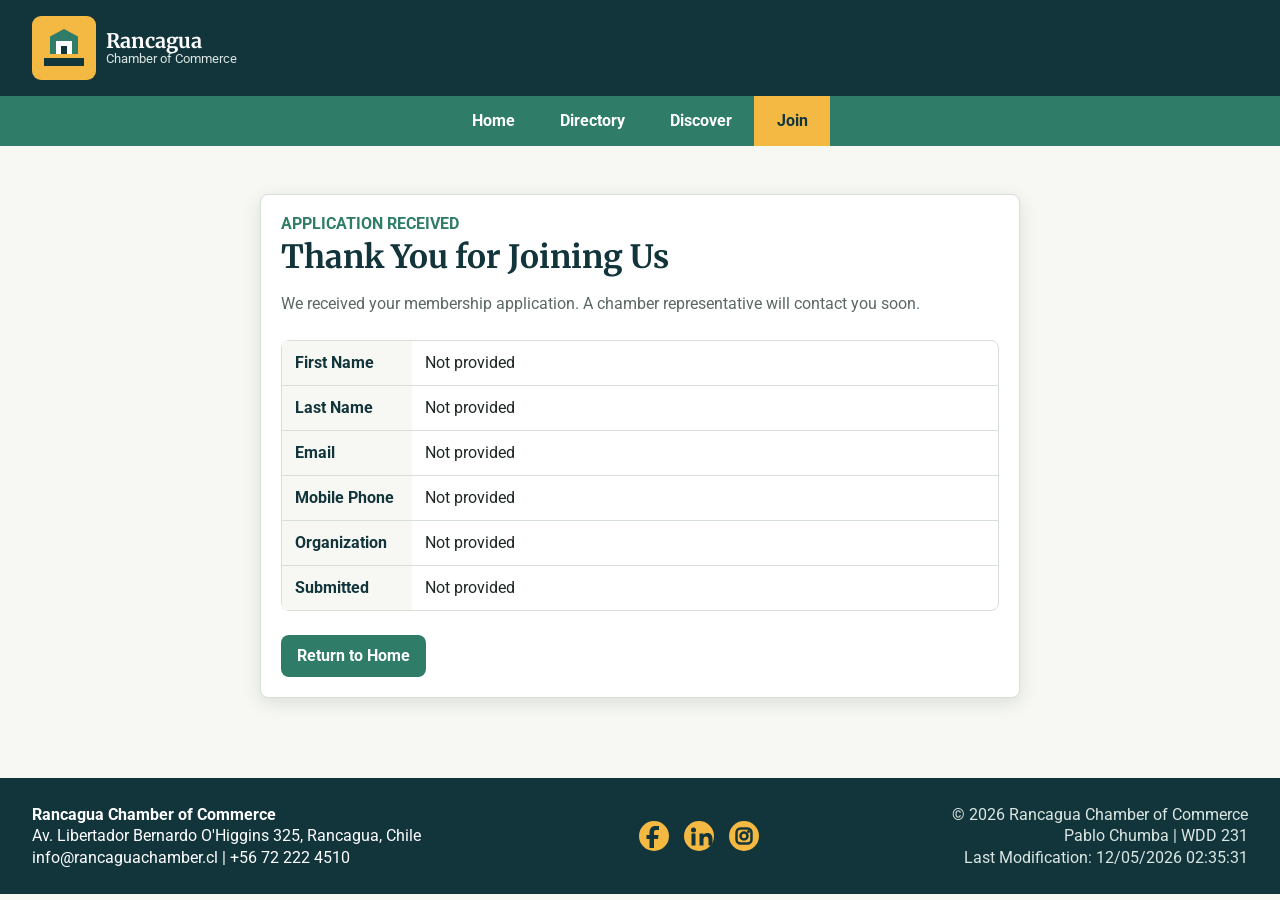
<file: chamber/thankyou.html>
<!DOCTYPE html>
<html lang="en">

<head>
    <meta charset="UTF-8">
    <meta name="viewport" content="width=device-width, initial-scale=1.0">
    <meta name="description"
        content="Confirmation of a membership application submitted to the Rancagua Chamber of Commerce.">
    <meta name="author" content="Pablo Chumba">

    <meta property="og:title" content="Application Received | Rancagua Chamber of Commerce">
    <meta property="og:description" content="Thank you for applying to join the Rancagua Chamber of Commerce.">
    <meta property="og:image" content="https://pablochumba.github.io/wdd231/chamber/images/social-preview.svg">
    <meta property="og:url" content="https://pablochumba.github.io/wdd231/chamber/thankyou.html">
    <meta property="og:type" content="website">

    <title>Application Received | Rancagua Chamber of Commerce</title>
    <link rel="icon" href="images/favicon.svg" type="image/svg+xml">

    <link rel="preconnect" href="https://fonts.googleapis.com">
    <link rel="preconnect" href="https://fonts.gstatic.com" crossorigin>
    <link href="https://fonts.googleapis.com/css2?family=Merriweather:wght@700&family=Roboto:wght@400;500;700&display=swap"
        rel="stylesheet">

    <link rel="stylesheet" href="styles/normalize.css">
    <link rel="stylesheet" href="styles/small.css">
    <link rel="stylesheet" href="styles/join.css">
    <link rel="stylesheet" href="styles/larger.css">

    <script src="scripts/chamber.js" defer></script>
    <script src="scripts/thankyou.js" defer></script>
</head>

<body>
    <header>
        <div class="site-branding">
            <a class="brand-link" href="index.html" aria-label="Rancagua Chamber of Commerce home">
                <img src="images/logo.svg" alt="" width="64" height="64">
                <span>
                    <strong>Rancagua</strong>
                    <small>Chamber of Commerce</small>
                </span>
            </a>
        </div>
        <button id="menu-button" class="menu-button" type="button" aria-label="Open navigation" aria-expanded="false"
            aria-controls="primary-nav">
            <span></span>
            <span></span>
            <span></span>
        </button>
    </header>

    <nav id="primary-nav" class="primary-nav">
        <a href="index.html">Home</a>
        <a href="directory.html">Directory</a>
        <a href="discover.html">Discover</a>
        <a href="join.html" class="active">Join</a>
    </nav>

    <main>
        <section class="thankyou-panel" aria-labelledby="thankyou-title">
            <p class="eyebrow">Application Received</p>
            <h1 id="thankyou-title">Thank You for Joining Us</h1>
            <p class="thankyou-intro">
                We received your membership application. A chamber representative will contact you soon.
            </p>

            <dl class="submitted-details">
                <dt>First Name</dt>
                <dd id="submitted-first-name"></dd>
                <dt>Last Name</dt>
                <dd id="submitted-last-name"></dd>
                <dt>Email</dt>
                <dd id="submitted-email"></dd>
                <dt>Mobile Phone</dt>
                <dd id="submitted-phone"></dd>
                <dt>Organization</dt>
                <dd id="submitted-organization"></dd>
                <dt>Submitted</dt>
                <dd id="submitted-timestamp"></dd>
            </dl>

            <a class="return-link" href="index.html">Return to Home</a>
        </section>
    </main>

    <footer>
        <div class="footer-contact">
            <p><strong>Rancagua Chamber of Commerce</strong></p>
            <p>Av. Libertador Bernardo O'Higgins 325, Rancagua, Chile</p>
            <p>info@rancaguachamber.cl | +56 72 222 4510</p>
        </div>
        <div class="footer-social">
            <a href="https://www.facebook.com/" target="_blank" rel="noopener" aria-label="Facebook">
                <img src="images/facebook.svg" alt="" width="32" height="32">
            </a>
            <a href="https://www.linkedin.com/" target="_blank" rel="noopener" aria-label="LinkedIn">
                <img src="images/linkedin.svg" alt="" width="32" height="32">
            </a>
            <a href="https://www.instagram.com/" target="_blank" rel="noopener" aria-label="Instagram">
                <img src="images/instagram.svg" alt="" width="32" height="32">
            </a>
        </div>
        <div class="footer-dev">
            <p>&copy; <span id="currentyear"></span> Rancagua Chamber of Commerce</p>
            <p>Pablo Chumba | WDD 231</p>
            <p id="lastModified"></p>
        </div>
    </footer>
</body>

</html>
</file>
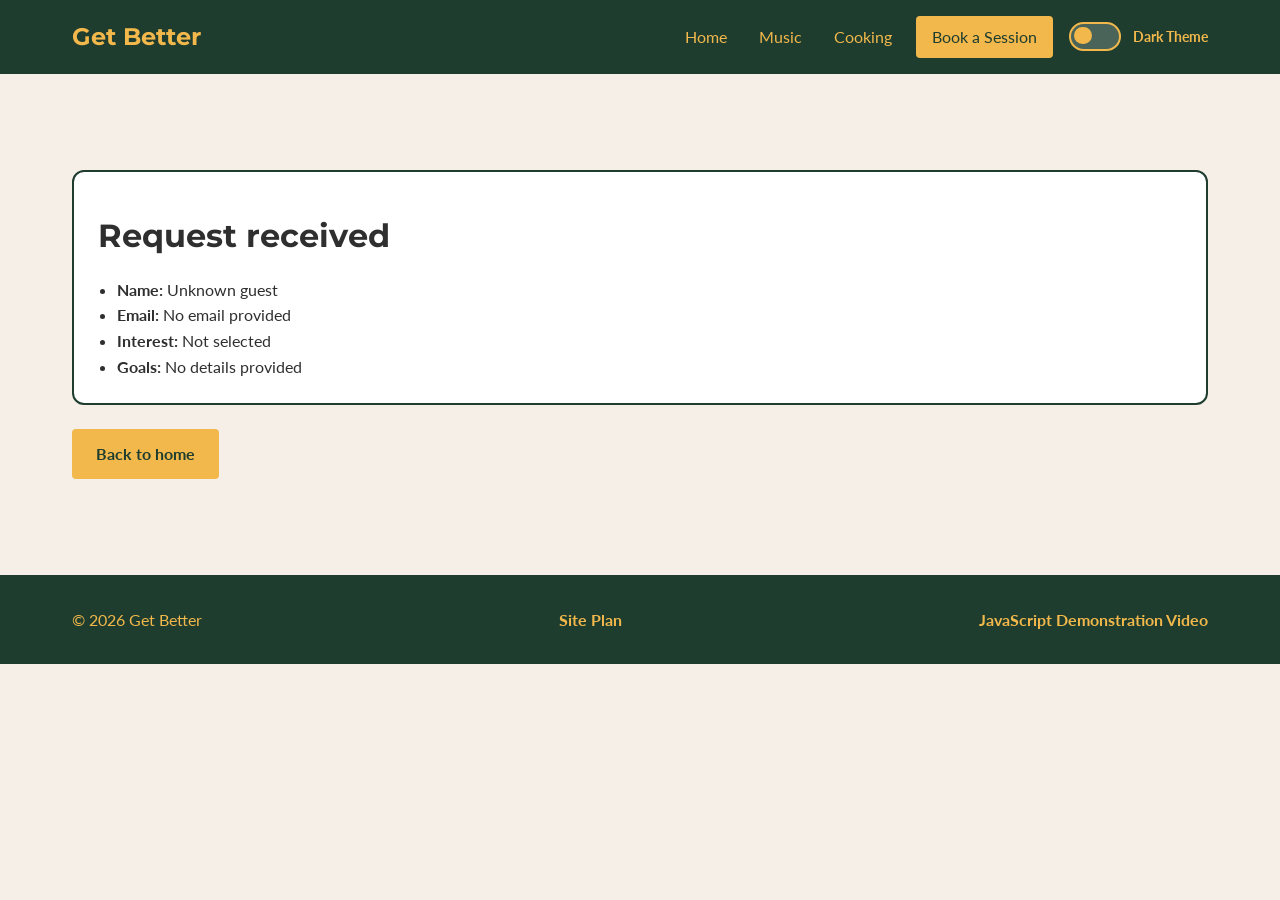
<file: final/confirmation.html>
<!DOCTYPE html>
<html lang="en">

<head>
    <meta charset="UTF-8">
    <meta name="viewport" content="width=device-width, initial-scale=1.0">
    <meta name="description" content="Get Better session request confirmation.">
    <meta name="author" content="Pablo Chumba">
    <meta property="og:title" content="Get Better | Session Request Confirmation">
    <meta property="og:description" content="Review the learning goals and contact information submitted with your Get Better session request.">
    <meta property="og:image" content="https://pablochumba.github.io/wdd231/final/images/favicon.svg">
    <meta property="og:url" content="https://pablochumba.github.io/wdd231/final/confirmation.html">
    <link rel="icon" type="image/svg+xml" href="images/favicon.svg">
    <link rel="preconnect" href="https://fonts.googleapis.com">
    <link rel="preconnect" href="https://fonts.gstatic.com" crossorigin>
    <link href="https://fonts.googleapis.com/css2?family=Lato:wght@400;700&family=Montserrat:wght@600;700&display=swap" rel="stylesheet">
    <link rel="stylesheet" href="styles/normalize.css">
    <link rel="stylesheet" href="styles/small.css">
    <link rel="stylesheet" href="styles/large.css">
    <script src="scripts/confirmation.js" defer></script>
    <script src="scripts/theme.js" defer></script>
    <title>Get Better | Confirmation</title>
</head>

<body>
    <header>
        <div class="container header-inner">
            <a class="site-name" href="index.html">Get Better</a>

            <div class="header-actions">
                <button class="nav-toggle" type="button" aria-expanded="false" aria-controls="main-nav" aria-label="Toggle navigation">
                    <span></span>
                    <span></span>
                    <span></span>
                </button>

                <nav id="main-nav" class="main-nav" aria-label="Main navigation">
                    <ul>
                        <li><a href="index.html">Home</a></li>
                        <li><a href="music.html">Music</a></li>
                        <li><a href="cooking.html">Cooking</a></li>
                        <li><a class="nav-cta" href="index.html#contact">Book a Session</a></li>
                    </ul>
                </nav>

                <div class="theme-switch">
                    <input type="checkbox" id="theme-toggle" aria-label="Toggle dark theme">
                    <label for="theme-toggle"></label>
                    <span class="theme-label">Dark Theme</span>
                </div>
            </div>
        </div>
    </header>

    <main>
        <section class="container confirmation-section">
            <div class="confirmation-card">
                <h1>Request received</h1>
                <ul id="confirmation-summary"></ul>
            </div>
            <a class="button" href="index.html">Back to home</a>
        </section>
    </main>

    <footer>
        <div class="container footer-inner">
            <p>&copy; 2026 Get Better</p>
            <a href="site-plan.html">Site Plan</a>
            <a href="https://app.screencastify.com/watch/WVHuIi9ZS6d51JfeKdn6" target="_blank" rel="noopener">JavaScript Demonstration Video</a>
        </div>
    </footer>
</body>

</html>
</file>
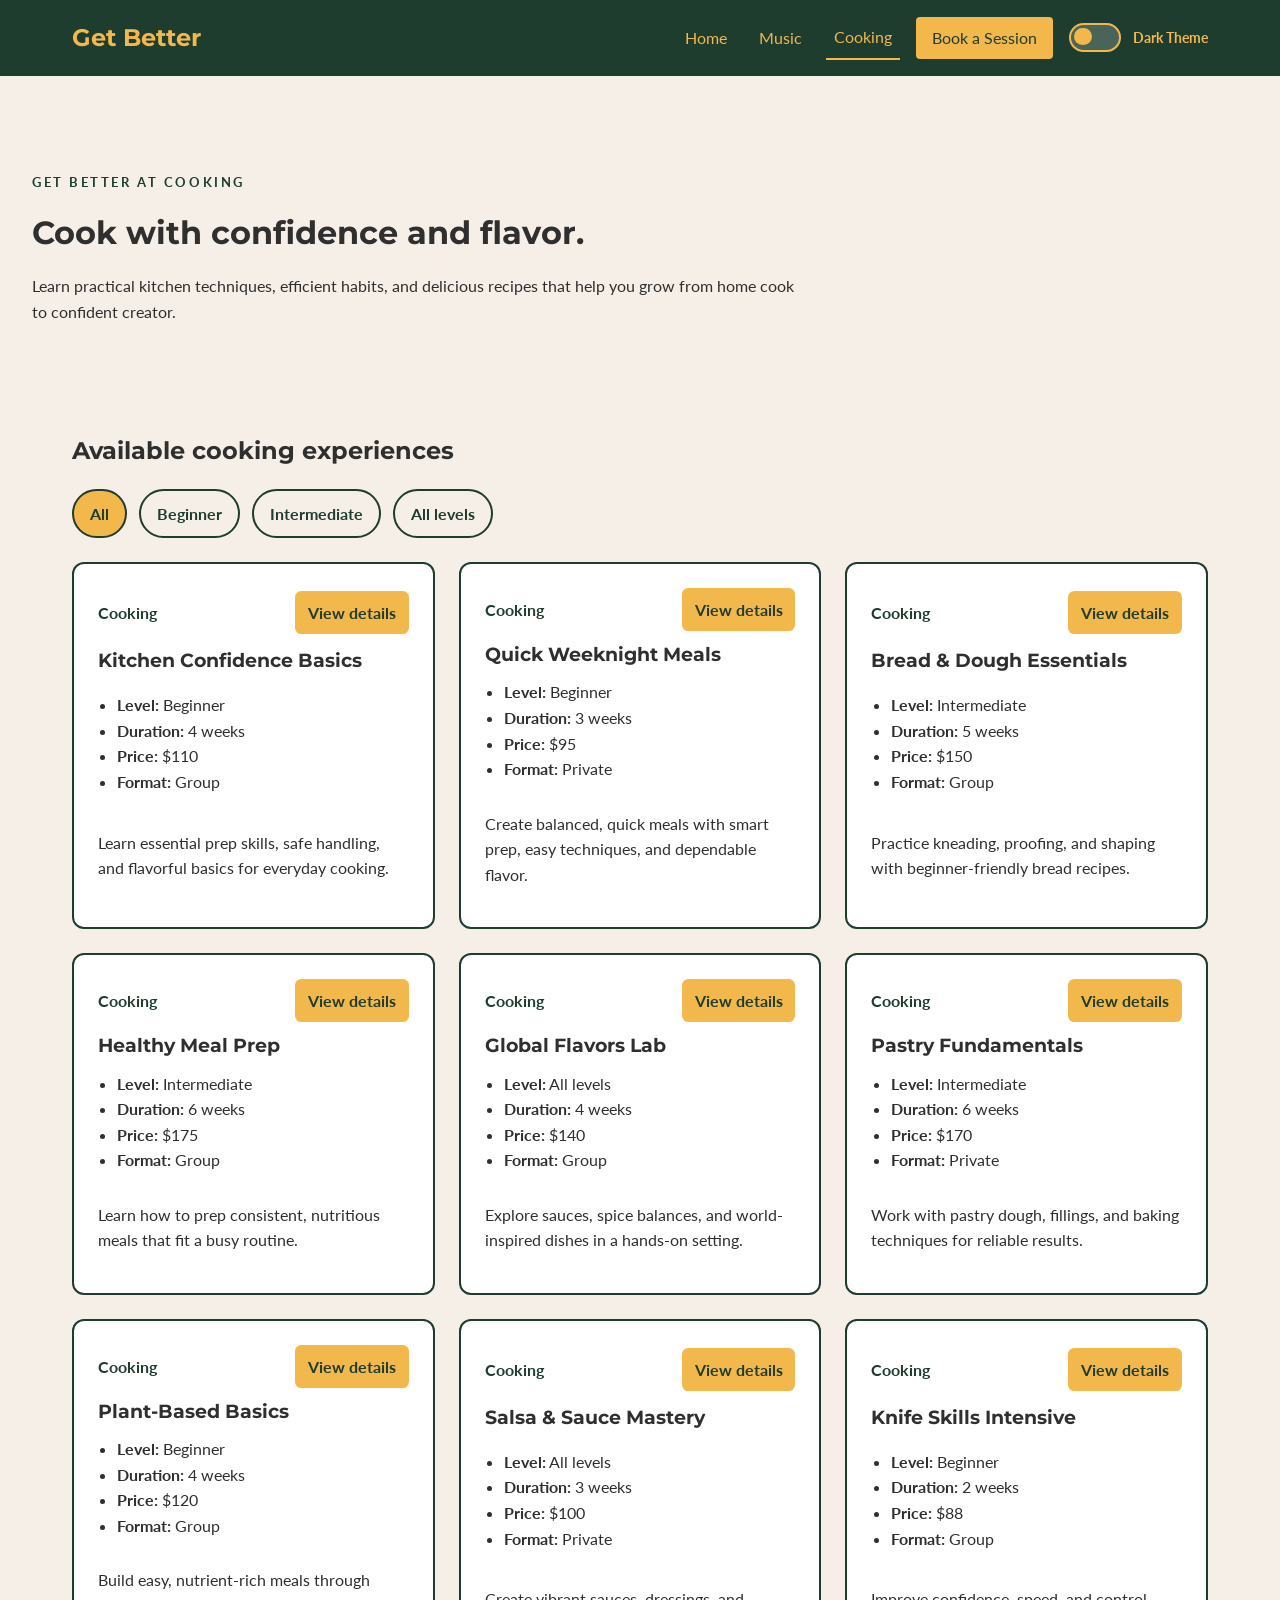
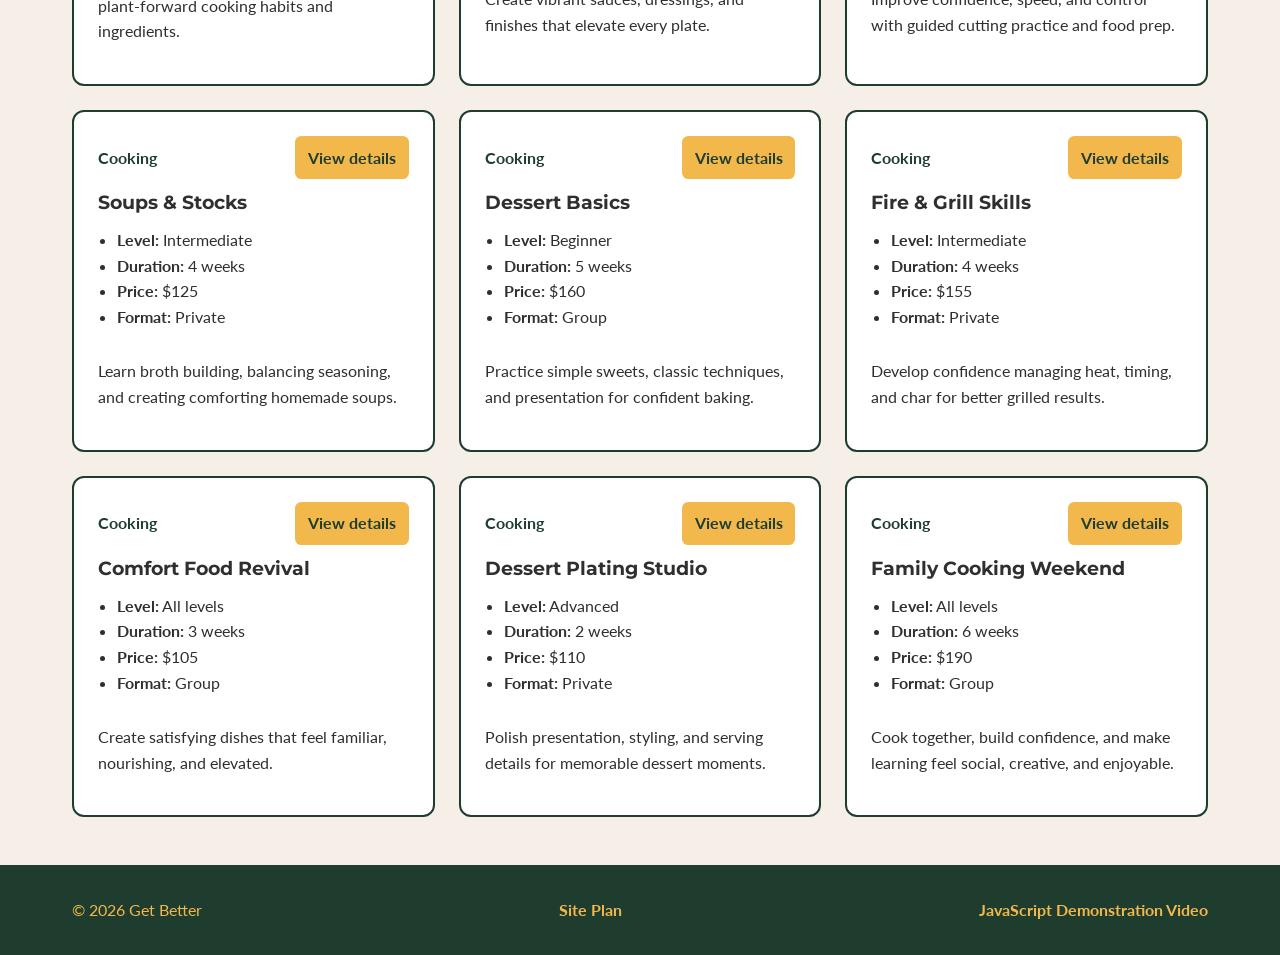
<file: final/cooking.html>
<!DOCTYPE html>
<html lang="en">

<head>
    <meta charset="UTF-8">
    <meta name="viewport" content="width=device-width, initial-scale=1.0">
    <meta name="description" content="Explore Get Better at Cooking experiences and practical culinary learning opportunities.">
    <meta name="author" content="Pablo Chumba">
    <meta property="og:title" content="Build Your Cooking Skills with Get Better Classes">
    <meta property="og:description" content="Explore practical cooking classes designed to improve your kitchen skills, confidence, creativity, and everyday meals.">
    <meta property="og:image" content="https://pablochumba.github.io/wdd231/final/images/favicon.svg">
    <meta property="og:url" content="https://pablochumba.github.io/wdd231/final/cooking.html">
    <link rel="icon" type="image/svg+xml" href="images/favicon.svg">
    <link rel="preconnect" href="https://fonts.googleapis.com">
    <link rel="preconnect" href="https://fonts.gstatic.com" crossorigin>
    <link href="https://fonts.googleapis.com/css2?family=Lato:wght@400;700&family=Montserrat:wght@600;700&display=swap" rel="stylesheet">
    <link rel="stylesheet" href="styles/normalize.css">
    <link rel="stylesheet" href="styles/small.css">
    <link rel="stylesheet" href="styles/large.css">
    <script type="module" src="scripts/cooking.js"></script>
    <script src="scripts/theme.js" defer></script>
    <title>Get Better | Cooking</title>
</head>

<body>
    <header>
        <div class="container header-inner">
            <a class="site-name" href="index.html">Get Better</a>

            <div class="header-actions">
                <button class="nav-toggle" type="button" aria-expanded="false" aria-controls="main-nav" aria-label="Toggle navigation">
                    <span></span>
                    <span></span>
                    <span></span>
                </button>

                <nav id="main-nav" class="main-nav" aria-label="Main navigation">
                    <ul>
                        <li><a href="index.html">Home</a></li>
                        <li><a href="music.html">Music</a></li>
                        <li><a href="cooking.html" class="active" aria-current="page">Cooking</a></li>
                        <li><a class="nav-cta" href="index.html#contact">Book a Session</a></li>
                    </ul>
                </nav>

                <div class="theme-switch">
                    <input type="checkbox" id="theme-toggle" aria-label="Toggle dark theme">
                    <label for="theme-toggle"></label>
                    <span class="theme-label">Dark Theme</span>
                </div>
            </div>
        </div>
    </header>

    <main>
        <section class="page-hero">
            <div class="container">
                <p class="eyebrow">Get Better at Cooking</p>
                <h1>Cook with confidence and flavor.</h1>
                <p>Learn practical kitchen techniques, efficient habits, and delicious recipes that help you grow from home cook to confident creator.</p>
            </div>
        </section>

        <section class="container">
            <h2>Available cooking experiences</h2>
            <div class="filter-bar">
                <button class="filter-button active" type="button" data-filter="all">All</button>
                <button class="filter-button" type="button" data-filter="Beginner">Beginner</button>
                <button class="filter-button" type="button" data-filter="Intermediate">Intermediate</button>
                <button class="filter-button" type="button" data-filter="All levels">All levels</button>
            </div>
            <div id="cooking-list" class="experience-grid"></div>
        </section>
    </main>

    <dialog id="experience-dialog">
        <div class="dialog-header">
            <h2 data-role="title">Experience</h2>
            <button id="close-dialog" type="button" aria-label="Close dialog">×</button>
        </div>
        <div class="dialog-body">
            <p data-role="category"></p>
            <p data-role="instructor"></p>
            <p data-role="focus"></p>
            <p data-role="schedule"></p>
            <p data-role="level"></p>
            <p data-role="price"></p>
            <p data-role="description"></p>
        </div>
    </dialog>

    <footer>
        <div class="container footer-inner">
            <p>&copy; 2026 Get Better</p>
            <a href="site-plan.html">Site Plan</a>
            <a href="https://app.screencastify.com/watch/WVHuIi9ZS6d51JfeKdn6" target="_blank" rel="noopener">JavaScript Demonstration Video</a>
        </div>
    </footer>
</body>

</html>
</file>
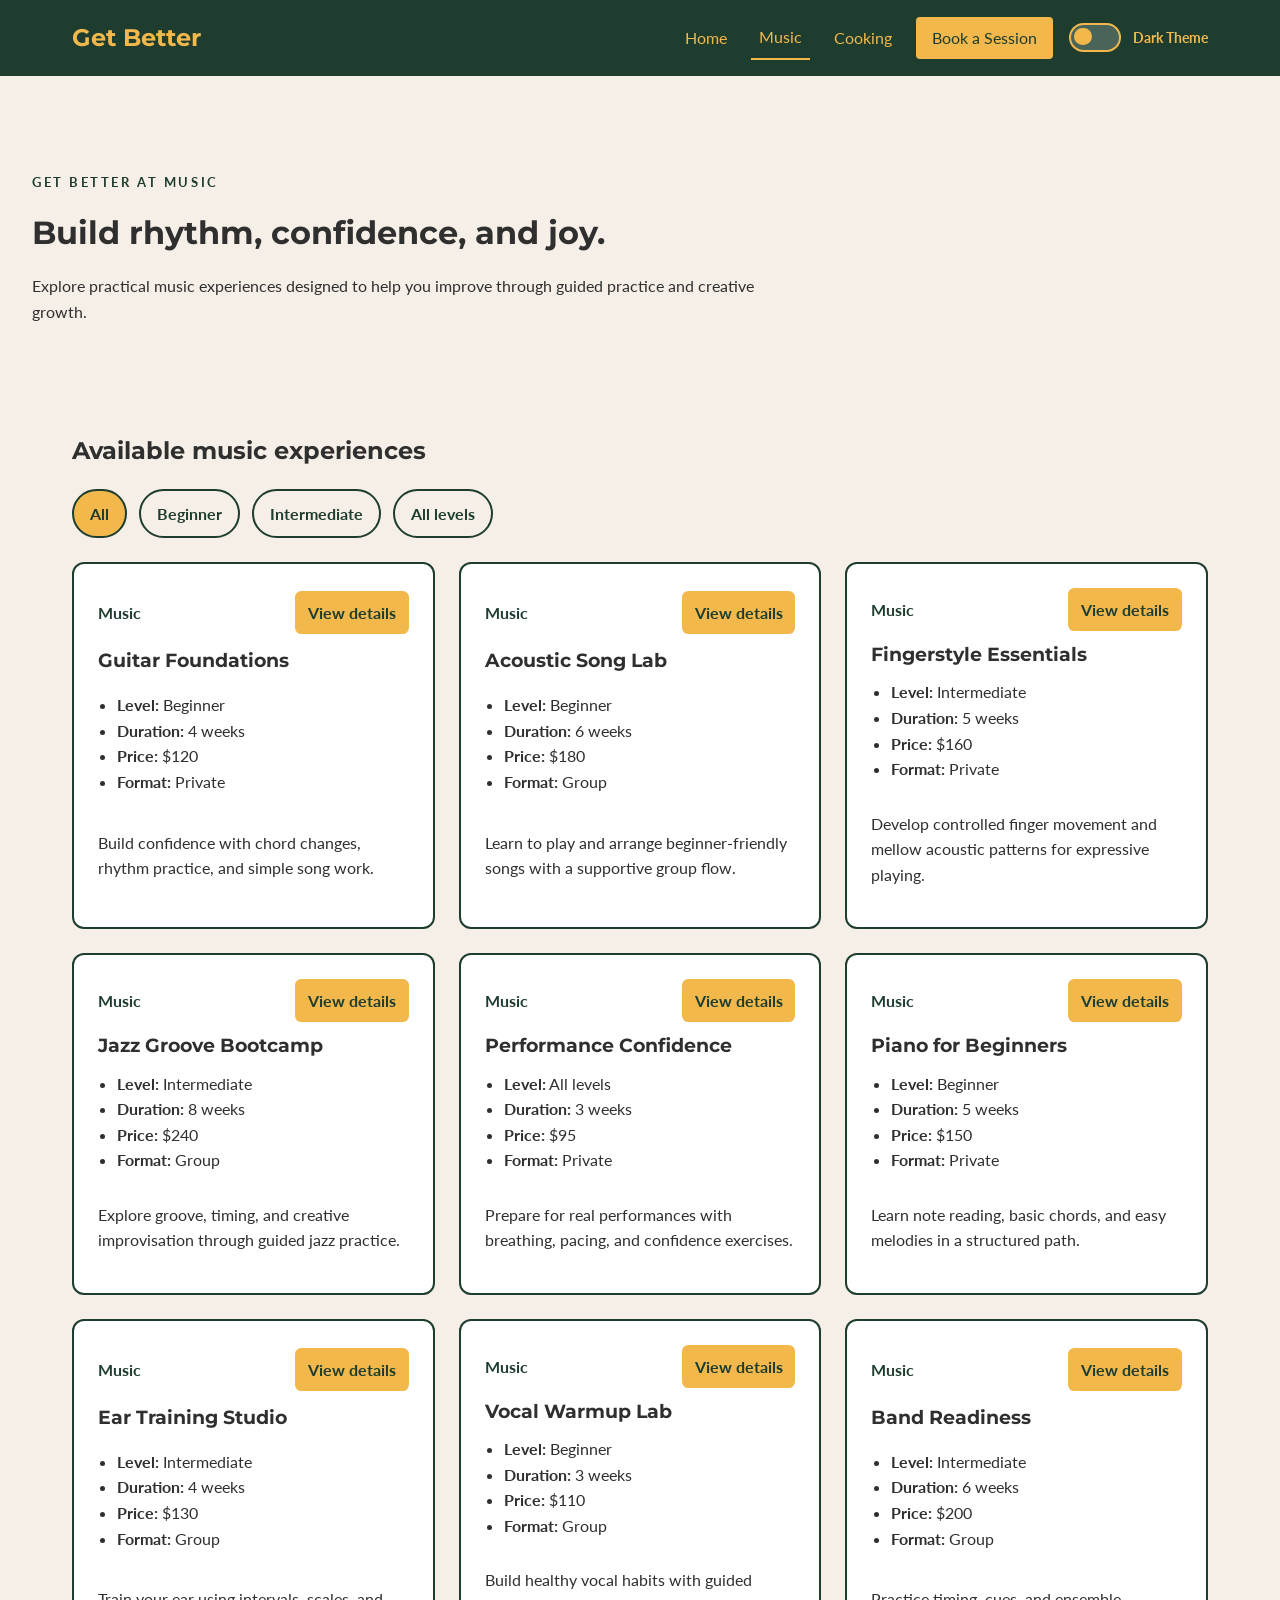
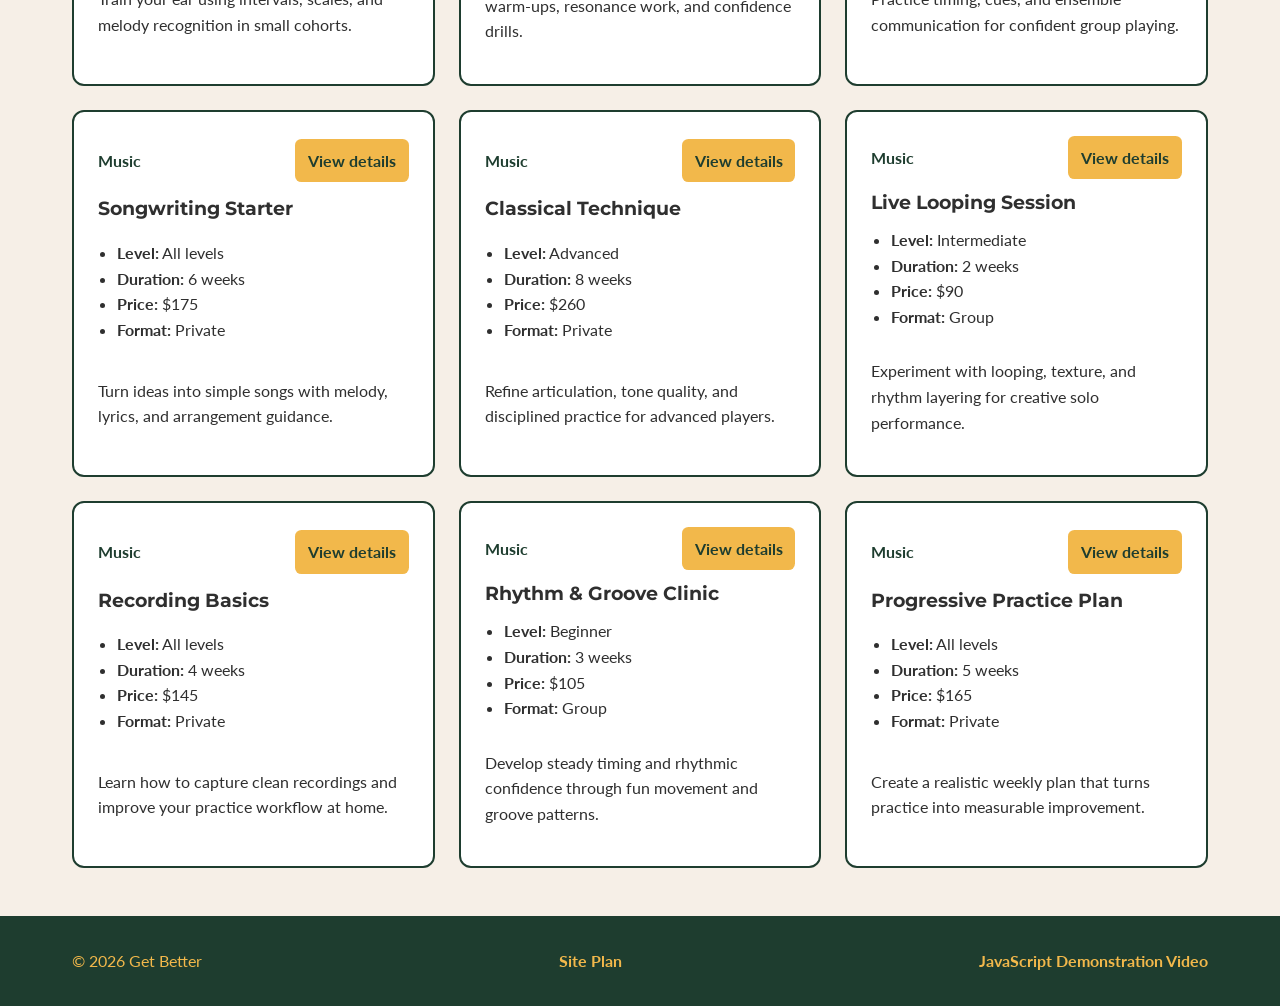
<file: final/music.html>
<!DOCTYPE html>
<html lang="en">

<head>
    <meta charset="UTF-8">
    <meta name="viewport" content="width=device-width, initial-scale=1.0">
    <meta name="description" content="Explore Get Better at Music experiences and personalized learning opportunities.">
    <meta name="author" content="Pablo Chumba">
    <meta property="og:title" content="Build Your Music Skills with Get Better Classes">
    <meta property="og:description" content="Explore practical music classes designed to strengthen your technique, confidence, creativity, and performance skills.">
    <meta property="og:image" content="https://pablochumba.github.io/wdd231/final/images/favicon.svg">
    <meta property="og:url" content="https://pablochumba.github.io/wdd231/final/music.html">
    <link rel="icon" type="image/svg+xml" href="images/favicon.svg">
    <link rel="preconnect" href="https://fonts.googleapis.com">
    <link rel="preconnect" href="https://fonts.gstatic.com" crossorigin>
    <link href="https://fonts.googleapis.com/css2?family=Lato:wght@400;700&family=Montserrat:wght@600;700&display=swap" rel="stylesheet">
    <link rel="stylesheet" href="styles/normalize.css">
    <link rel="stylesheet" href="styles/small.css">
    <link rel="stylesheet" href="styles/large.css">
    <script type="module" src="scripts/music.js"></script>
    <script src="scripts/theme.js" defer></script>
    <title>Get Better | Music</title>
</head>

<body>
    <header>
        <div class="container header-inner">
            <a class="site-name" href="index.html">Get Better</a>

            <div class="header-actions">
                <button class="nav-toggle" type="button" aria-expanded="false" aria-controls="main-nav" aria-label="Toggle navigation">
                    <span></span>
                    <span></span>
                    <span></span>
                </button>

                <nav id="main-nav" class="main-nav" aria-label="Main navigation">
                    <ul>
                        <li><a href="index.html">Home</a></li>
                        <li><a href="music.html" class="active" aria-current="page">Music</a></li>
                        <li><a href="cooking.html">Cooking</a></li>
                        <li><a class="nav-cta" href="index.html#contact">Book a Session</a></li>
                    </ul>
                </nav>

                <div class="theme-switch">
                    <input type="checkbox" id="theme-toggle" aria-label="Toggle dark theme">
                    <label for="theme-toggle"></label>
                    <span class="theme-label">Dark Theme</span>
                </div>
            </div>
        </div>
    </header>

    <main>
        <section class="page-hero">
            <div class="container">
                <p class="eyebrow">Get Better at Music</p>
                <h1>Build rhythm, confidence, and joy.</h1>
                <p>Explore practical music experiences designed to help you improve through guided practice and creative growth.</p>
            </div>
        </section>

        <section class="container">
            <h2>Available music experiences</h2>
            <div class="filter-bar">
                <button class="filter-button active" type="button" data-filter="all">All</button>
                <button class="filter-button" type="button" data-filter="Beginner">Beginner</button>
                <button class="filter-button" type="button" data-filter="Intermediate">Intermediate</button>
                <button class="filter-button" type="button" data-filter="All levels">All levels</button>
            </div>
            <div id="music-list" class="experience-grid"></div>
        </section>
    </main>

    <dialog id="experience-dialog">
        <div class="dialog-header">
            <h2 data-role="title">Experience</h2>
            <button id="close-dialog" type="button" aria-label="Close dialog">×</button>
        </div>
        <div class="dialog-body">
            <p data-role="category"></p>
            <p data-role="instructor"></p>
            <p data-role="focus"></p>
            <p data-role="schedule"></p>
            <p data-role="level"></p>
            <p data-role="price"></p>
            <p data-role="description"></p>
        </div>
    </dialog>

    <footer>
        <div class="container footer-inner">
            <p>&copy; 2026 Get Better</p>
            <a href="site-plan.html">Site Plan</a>
            <a href="https://app.screencastify.com/watch/WVHuIi9ZS6d51JfeKdn6" target="_blank" rel="noopener">JavaScript Demonstration Video</a>
        </div>
    </footer>
</body>

</html>
</file>
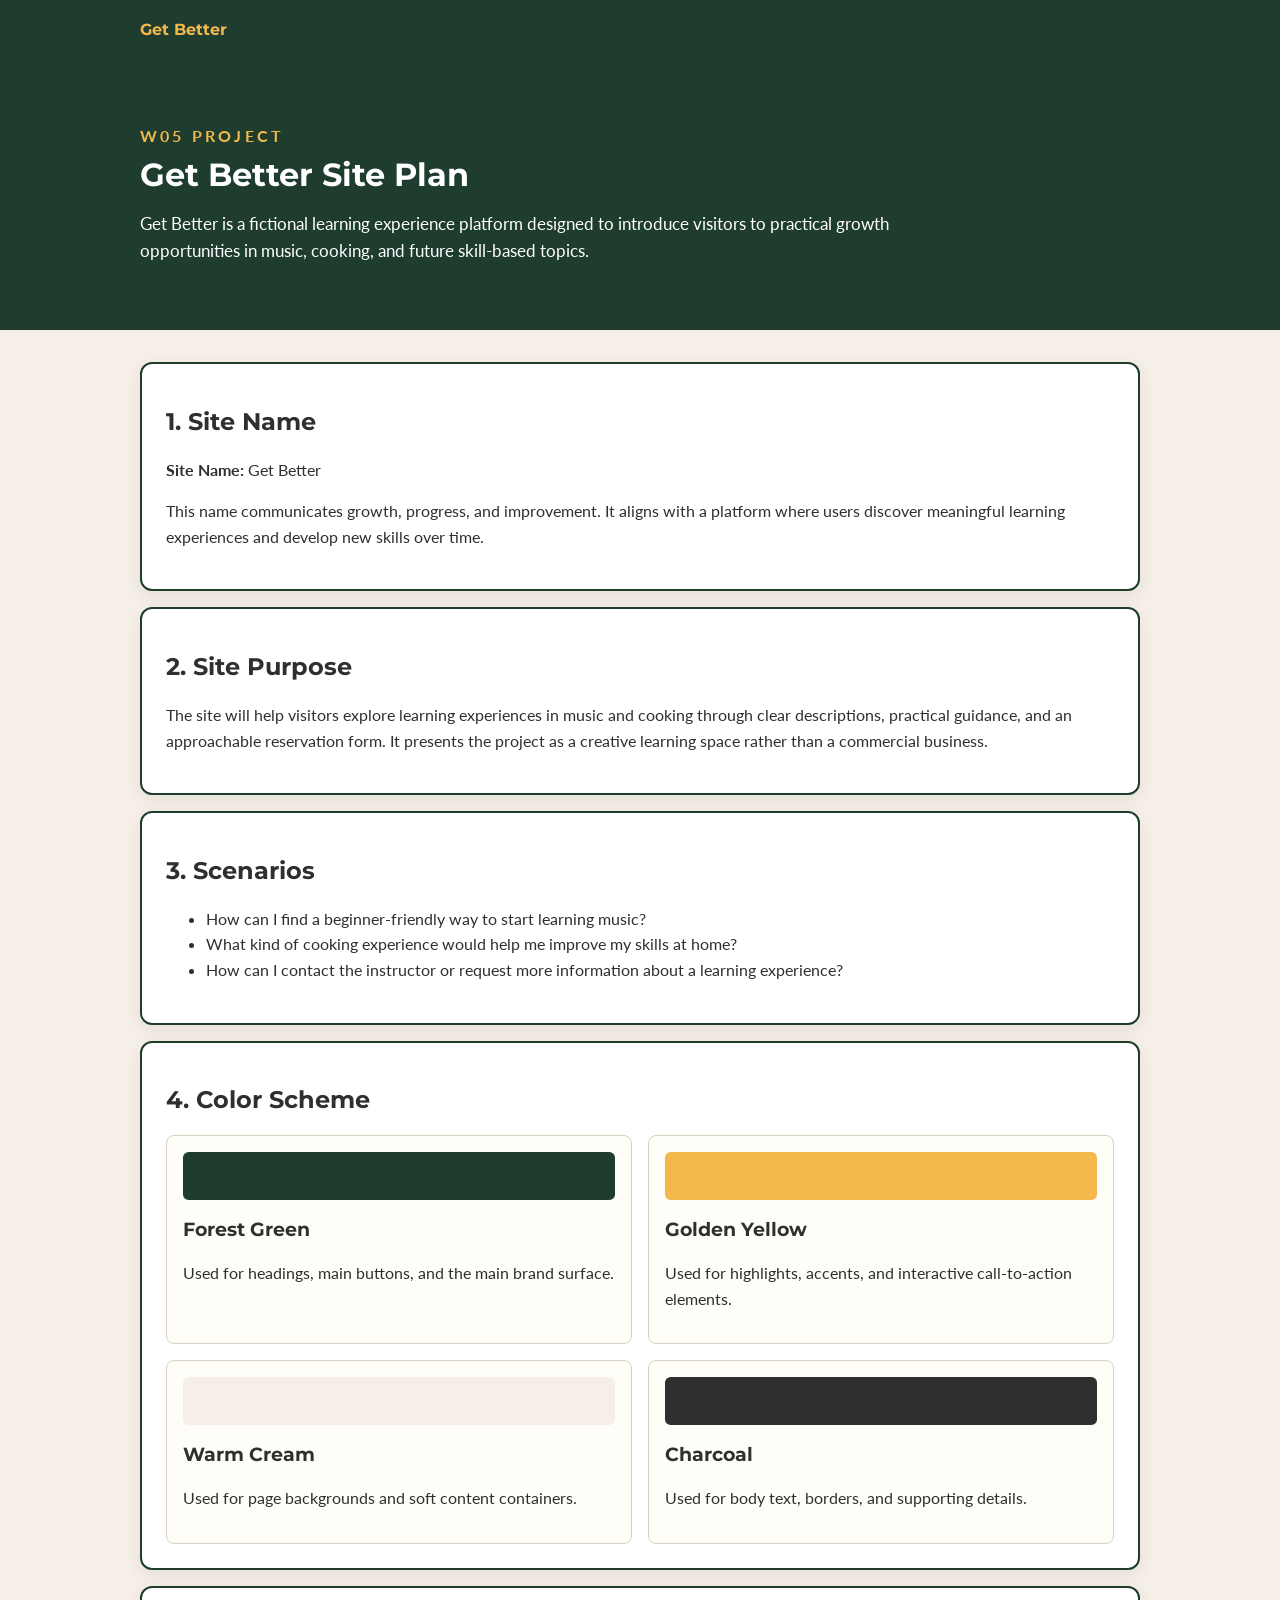
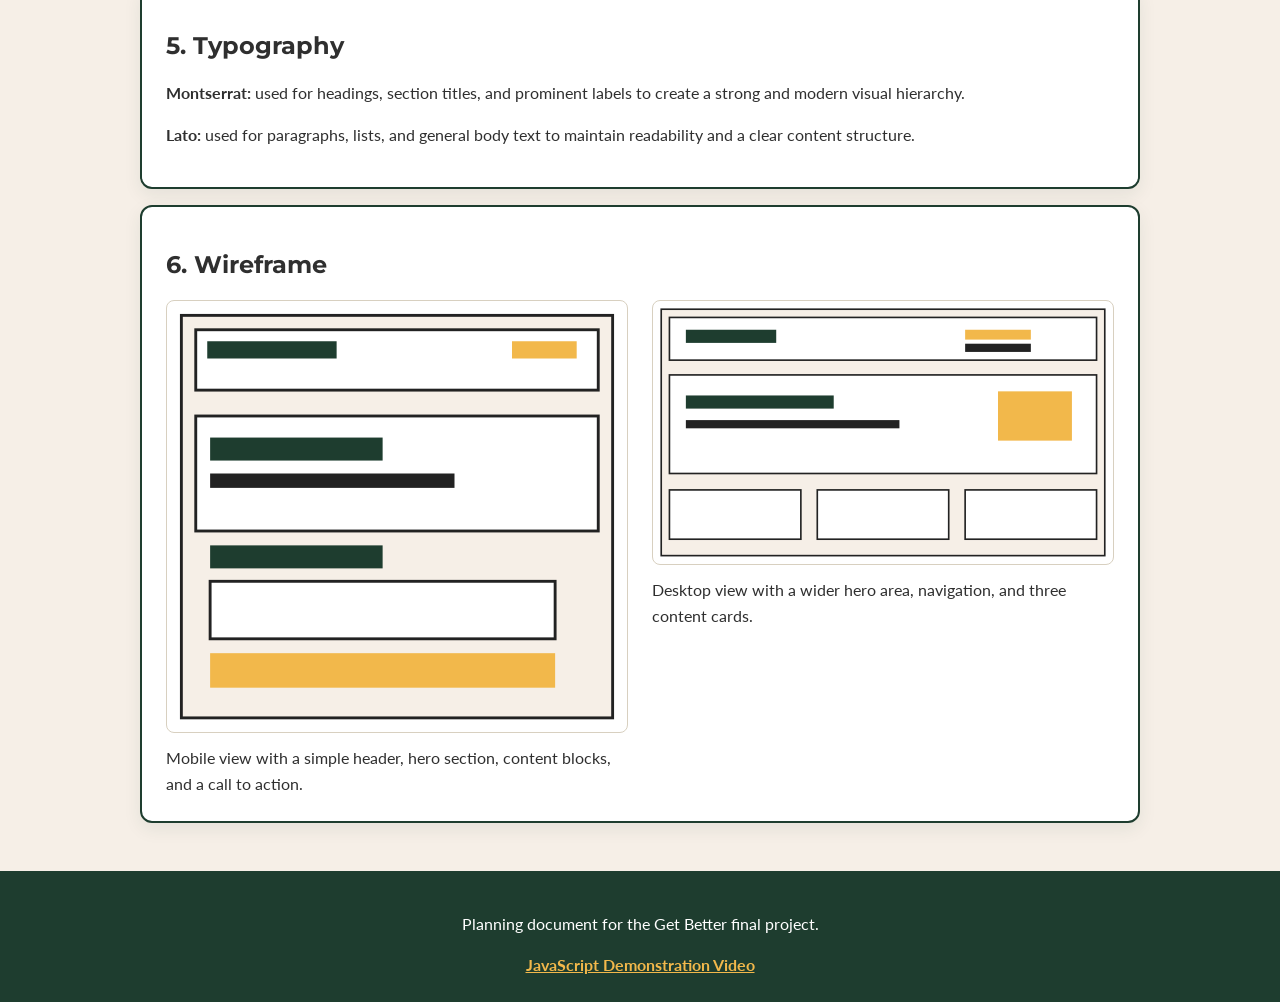
<file: final/site-plan.html>
<!DOCTYPE html>
<html lang="en">

<head>
    <meta charset="UTF-8">
    <meta name="viewport" content="width=device-width, initial-scale=1.0">
    <meta name="description"
        content="Site plan for Get Better, a fictional platform for discovering learning experiences in music and cooking.">
    <meta name="author" content="Pablo Chumba">
    <meta property="og:title" content="Get Better | Website Planning and Design Guide">
    <meta property="og:description" content="Review the Get Better website plan, including its purpose, audience, visual identity, typography, and responsive layouts.">
    <meta property="og:image" content="https://pablochumba.github.io/wdd231/final/images/favicon.svg">
    <meta property="og:url" content="https://pablochumba.github.io/wdd231/final/site-plan.html">
    <link rel="icon" type="image/svg+xml" href="images/favicon.svg">
    <title>Get Better Site Plan</title>
    <link rel="preconnect" href="https://fonts.googleapis.com">
    <link rel="preconnect" href="https://fonts.gstatic.com" crossorigin>
    <link href="https://fonts.googleapis.com/css2?family=Lato:wght@400;700&family=Montserrat:wght@600;700&display=swap"
        rel="stylesheet">
    <link rel="stylesheet" href="styles/normalize.css">
    <link rel="stylesheet" href="styles/site-plan.css">
    <script src="scripts/theme.js" defer></script>
</head>

<body>
    <header class="site-header">
        <div class="container">
            <a href="index.html">Get Better</a>
        </div>
    </header>

    <main>
    <section class="hero">
        <div class="container">
            <p class="eyebrow">W05 Project</p>
            <h1>Get Better Site Plan</h1>
            <p class="hero-copy">Get Better is a fictional learning experience platform designed to introduce visitors
                to practical growth opportunities in music, cooking, and future skill-based topics.</p>
        </div>
    </section>

    <div class="container plan-content">
        <section class="card" aria-labelledby="site-name-title">
            <h2 id="site-name-title">1. Site Name</h2>
            <p><strong>Site Name:</strong> Get Better</p>
            <p>This name communicates growth, progress, and improvement. It aligns with a platform where users discover
                meaningful learning experiences and develop new skills over time.</p>
        </section>

        <section class="card" aria-labelledby="site-purpose-title">
            <h2 id="site-purpose-title">2. Site Purpose</h2>
            <p>The site will help visitors explore learning experiences in music and cooking through clear descriptions,
                practical guidance, and an approachable reservation form. It presents the project as a creative learning
                space rather than a commercial business.</p>
        </section>

        <section class="card" aria-labelledby="scenarios-title">
            <h2 id="scenarios-title">3. Scenarios</h2>
            <ul>
                <li>How can I find a beginner-friendly way to start learning music?</li>
                <li>What kind of cooking experience would help me improve my skills at home?</li>
                <li>How can I contact the instructor or request more information about a learning experience?</li>
            </ul>
        </section>

        <section class="card" aria-labelledby="color-title">
            <h2 id="color-title">4. Color Scheme</h2>
            <div class="color-grid">
                <article class="swatch-card">
                    <div class="swatch swatch-dark"></div>
                    <h3>Forest Green</h3>
                    <p>Used for headings, main buttons, and the main brand surface.</p>
                </article>
                <article class="swatch-card">
                    <div class="swatch swatch-gold"></div>
                    <h3>Golden Yellow</h3>
                    <p>Used for highlights, accents, and interactive call-to-action elements.</p>
                </article>
                <article class="swatch-card">
                    <div class="swatch swatch-cream"></div>
                    <h3>Warm Cream</h3>
                    <p>Used for page backgrounds and soft content containers.</p>
                </article>
                <article class="swatch-card">
                    <div class="swatch swatch-charcoal"></div>
                    <h3>Charcoal</h3>
                    <p>Used for body text, borders, and supporting details.</p>
                </article>
            </div>
        </section>

        <section class="card" aria-labelledby="typography-title">
            <h2 id="typography-title">5. Typography</h2>
            <p><strong>Montserrat:</strong> used for headings, section titles, and prominent labels to create a strong
                and modern visual hierarchy.</p>
            <p><strong>Lato:</strong> used for paragraphs, lists, and general body text to maintain readability and a
                clear content structure.</p>
        </section>

        <section class="card" aria-labelledby="wireframe-title">
            <h2 id="wireframe-title">6. Wireframe</h2>
            <div class="wireframe-grid">
                <figure>
                    <svg viewBox="0 0 320 300" role="img" aria-label="Mobile wireframe for Get Better">
                        <rect x="10" y="10" width="300" height="280" fill="#f6efe7" stroke="#222" stroke-width="2">
                        </rect>
                        <rect x="20" y="20" width="280" height="42" fill="#ffffff" stroke="#222" stroke-width="2">
                        </rect>
                        <rect x="28" y="28" width="90" height="12" fill="#1e3d2f"></rect>
                        <rect x="240" y="28" width="45" height="12" fill="#f2b84b"></rect>
                        <rect x="20" y="80" width="280" height="80" fill="#ffffff" stroke="#222" stroke-width="2">
                        </rect>
                        <rect x="30" y="95" width="120" height="16" fill="#1e3d2f"></rect>
                        <rect x="30" y="120" width="170" height="10" fill="#222"></rect>
                        <rect x="30" y="170" width="120" height="16" fill="#1e3d2f"></rect>
                        <rect x="30" y="195" width="240" height="40" fill="#ffffff" stroke="#222" stroke-width="2">
                        </rect>
                        <rect x="30" y="245" width="240" height="24" fill="#f2b84b"></rect>
                    </svg>
                    <figcaption>Mobile view with a simple header, hero section, content blocks, and a call to action.
                    </figcaption>
                </figure>

                <figure>
                    <svg viewBox="0 0 560 320" role="img" aria-label="Desktop wireframe for Get Better">
                        <rect x="10" y="10" width="540" height="300" fill="#f6efe7" stroke="#222" stroke-width="2">
                        </rect>
                        <rect x="20" y="20" width="520" height="52" fill="#ffffff" stroke="#222" stroke-width="2">
                        </rect>
                        <rect x="40" y="35" width="110" height="16" fill="#1e3d2f"></rect>
                        <rect x="380" y="35" width="80" height="12" fill="#f2b84b"></rect>
                        <rect x="380" y="52" width="80" height="10" fill="#222"></rect>
                        <rect x="20" y="90" width="520" height="120" fill="#ffffff" stroke="#222" stroke-width="2">
                        </rect>
                        <rect x="40" y="115" width="180" height="16" fill="#1e3d2f"></rect>
                        <rect x="40" y="145" width="260" height="10" fill="#222"></rect>
                        <rect x="420" y="110" width="90" height="60" fill="#f2b84b"></rect>
                        <rect x="20" y="230" width="160" height="60" fill="#ffffff" stroke="#222" stroke-width="2">
                        </rect>
                        <rect x="200" y="230" width="160" height="60" fill="#ffffff" stroke="#222" stroke-width="2">
                        </rect>
                        <rect x="380" y="230" width="160" height="60" fill="#ffffff" stroke="#222" stroke-width="2">
                        </rect>
                    </svg>
                    <figcaption>Desktop view with a wider hero area, navigation, and three content cards.</figcaption>
                </figure>
            </div>
        </section>
    </div>
    </main>

    <footer>
        <div class="container">
            <p>Planning document for the Get Better final project.</p>
            <a href="https://app.screencastify.com/watch/WVHuIi9ZS6d51JfeKdn6" target="_blank" rel="noopener">JavaScript Demonstration Video</a>
        </div>
    </footer>
</body>

</html>
</file>
<file: styles/small.css>
/* Color variables */

:root {
    --dark-color: #182b49;
    --medium-color: #2f6792;
    --light-color: #eef6fb;
    --accent-color: #1f7a4d;
    --background-color: #fff;
    --white-color: #fff;
    --surface-color: #f5f5f5;
    --text-color: #171717;
    --muted-color: #555;
    --active-nav-color: #0f1d32;
    --filter-border-color: #bdd2e0;
    --border-color: #ddd;
    --footer-border-color: #d3d3d3;
    --transparent-color: #0000;
    --shadow-light: #0000001a;
    --shadow-medium: #0000001f;
    --shadow-strong: #00000033;
    --shadow-panel: #00000026;
    --radius: 8px;
}

* {
    box-sizing: border-box;
}

body {
    margin: 0;
    font-family: "Poppins", Arial, sans-serif;
    background-color: var(--background-color);
    color: var(--text-color);
}

header {
    display: flex;
    justify-content: space-between;
    align-items: center;
    background-color: var(--dark-color);
    padding: 12px 20px;
}

main {
    max-width: 1100px;
    margin: 0 auto;
}

.branding {
    display: flex;
    align-items: center;
    gap: 8px;
}

.site-name {
    color: var(--white-color);
    font-weight: 600;
}

.hamburger-btn {
    display: flex;
    flex-direction: column;
    justify-content: center;
    gap: 5px;
    background-color: var(--transparent-color);
    border: none;
    cursor: pointer;
    padding: 8px;
}

.bar {
    width: 25px;
    height: 3px;
    background-color: var(--white-color);
}

.navbar {
    display: none;
    flex-direction: column;
    background-color: var(--medium-color);
}

.navbar.open {
    display: flex;
}

.navbar a {
    color: var(--white-color);
    text-decoration: none;
    padding: 14px 20px;
    position: relative;
    display: inline-block;
    transition: transform 0.2s ease, color 0.2s ease;
}

.navbar a::after {
    content: "";
    position: absolute;
    left: 20px;
    right: 20px;
    bottom: 8px;
    height: 2px;
    background-color: var(--accent-color);
    transform: scaleX(0);
    transform-origin: left;
    transition: transform 0.25s ease;
}

.navbar a:hover {
    color: var(--white-color);
    transform: translateY(-2px);
}

.navbar a:hover::after,
.navbar a.active::after {
    transform: scaleX(1);
}

.navbar a.active {
    background-color: var(--active-nav-color);
}

.page-title {
    padding: 15px 20px 5px;
    margin: 0;
}

.content-grid {
    display: flex;
    flex-direction: column;
    gap: 15px;
    padding: 0 20px;
}

.about-box,
.photo-box,
.courses {
    border: none;
    border-radius: var(--radius);
    box-shadow: 0 2px 8px var(--shadow-panel);
    overflow: hidden;
}

.about-box {
    flex: 2;
}

.photo-box {
    flex: 1;
    text-align: center;
}

.about-box h2,
.photo-box h2 {
    background-color: var(--dark-color);
    color: var(--white-color);
    margin: 0;
    padding: 8px;
    text-align: center;
}

.about-box p {
    padding: 15px;
    line-height: 1.5;
}

.photo-box img {
    display: block;
    width: min(220px, calc(100% - 30px));
    height: auto;
    aspect-ratio: 1;
    object-fit: cover;
    margin: 15px auto;
    border-radius: var(--radius);
}

.courses {
    margin: 25px 20px;
}

.courses h2 {
    background-color: var(--dark-color);
    color: var(--white-color);
    margin: 0;
    padding: 8px;
    text-align: center;
}

.filter-buttons {
    display: flex;
    gap: 10px;
    padding: 12px;
}

.filter {
    flex: 1;
    padding: 10px;
    background-color: var(--light-color);
    border: 1px solid var(--filter-border-color);
    box-shadow: 0 1px 3px var(--shadow-medium);
    border-radius: var(--radius);
    transition: background-color 0.2s ease, transform 0.2s ease, box-shadow 0.2s ease;
    cursor: pointer;
}

.filter:hover {
    background-color: var(--medium-color);
    color: var(--white-color);
    transform: translateY(-2px);
    box-shadow: 0 4px 8px var(--shadow-strong);
}

.filter.active {
    background-color: var(--dark-color);
    color: var(--white-color);
}

.course-list {
    display: flex;
    flex-direction: column;
    gap: 10px;
    padding: 0 12px 12px;
}

.course {
    flex: 1;
    text-align: center;
    padding: 8px;
    background-color: var(--surface-color);
    border: 1px solid var(--border-color);
    border-radius: var(--radius);
    box-shadow: 0 1px 4px var(--shadow-light);
}

.course.completed {
    background-color: var(--accent-color);
    color: var(--white-color);
    font-weight: 600;
}

.course h3 {
    margin: 0 0 5px;
}

.course p {
    margin: 0;
    font-size: 0.85rem;
}

.course-status {
    margin-top: 6px;
    font-weight: 700;
}

.credits {
    text-align: center;
    font-size: 0.85rem;
    margin: 0 0 12px;
}

footer {
    background-color: var(--surface-color);
    border-top: 1px solid var(--footer-border-color);
    text-align: center;
    padding: 15px;
    font-size: 0.8rem;
    color: var(--muted-color);
}

.social-icon {
    width: 20px;
    height: 20px;
}

.social-icons {
    display: flex;
    justify-content: center;
    gap: 15px;
    margin: 0 0 8px;
}

.social-icons a {
    color: var(--muted-color);
    text-decoration: none;
}

footer p {
    margin: 2px 0;
}
</file>
<file: styles/larger.css>
@media screen and (min-width: 768px) {
    .hamburger-btn {
        display: none;
    }

    .navbar {
        display: flex;
        flex-direction: row;
    }

    .navbar a {
        padding: 10px 18px;
    }

    .content-grid {
        flex-direction: row;
    }

    .course-list {
        display: grid;
        grid-template-columns: repeat(3, 1fr);
    }
}
</file>
<file: chamber/styles/small.css>
:root {
    --primary-color: #12343b;
    --secondary-color: #2f7d68;
    --accent-color: #f4b942;
    --background-color: #f7f8f3;
    --surface-color: #ffffff;
    --text-color: #1e2726;
    --muted-color: #5b6865;
    --border-color: #d8ded8;
    --shadow-color: #1028261f;
    --white-color: #ffffff;
    --brand-muted-color: #dbe7e2;
    --menu-border-color: #ffffff66;
    --clear-color: #00000000;
    --overlay-dark: #0b272dcc;
    --overlay-medium: #0b272d80;
    --overlay-light: #0b272d26;
    --error-color: #8a1c1c;
    --image-background-color: #e8eee9;
    --membership-background-color: #f8e7b9;
    --membership-text-color: #573d05;
    --panel-shadow: 0 5px 18px var(--shadow-color);
    --radius: 8px;
}

* {
    box-sizing: border-box;
}

body {
    margin: 0;
    font-family: "Roboto", Arial, sans-serif;
    background: var(--background-color);
    color: var(--text-color);
}

img {
    max-width: 100%;
    height: auto;
}

header {
    display: flex;
    justify-content: space-between;
    align-items: center;
    padding: 0.75rem 1rem;
    background: var(--primary-color);
    color: var(--white-color);
}

.brand-link {
    display: flex;
    align-items: center;
    gap: 0.65rem;
    color: var(--white-color);
    text-decoration: none;
}

.brand-link strong,
h1,
h2,
h3 {
    font-family: "Merriweather", Georgia, serif;
}

.brand-link strong {
    display: block;
    font-size: 1.25rem;
}

.brand-link small {
    display: block;
    color: var(--brand-muted-color);
}

.menu-button {
    display: flex;
    width: 44px;
    height: 44px;
    flex-direction: column;
    justify-content: center;
    gap: 5px;
    padding: 0;
    border: 1px solid var(--menu-border-color);
    border-radius: var(--radius);
    background: var(--clear-color);
    cursor: pointer;
}

.menu-button span {
    width: 23px;
    height: 3px;
    margin: 0 auto;
    background: var(--white-color);
}

.primary-nav {
    display: none;
    flex-direction: column;
    background: var(--secondary-color);
}

.primary-nav.open {
    display: flex;
}

.primary-nav a {
    padding: 0.9rem 1rem;
    color: var(--white-color);
    font-weight: 700;
    text-decoration: none;
}

.primary-nav a:hover,
.primary-nav a.active {
    background: var(--accent-color);
    color: var(--primary-color);
}

main {
    width: min(1120px, 100%);
    margin: 0 auto;
    padding: 1rem;
}

.page-heading {
    padding: 1.5rem 0 1rem;
}

.eyebrow {
    margin: 0 0 0.35rem;
    color: var(--secondary-color);
    font-weight: 700;
    text-transform: uppercase;
}

.page-heading h1 {
    margin: 0;
    color: var(--primary-color);
    font-size: 2rem;
}

.page-heading p:last-child {
    max-width: 720px;
    color: var(--muted-color);
    line-height: 1.5;
}

footer {
    display: grid;
    gap: 1rem;
    margin-top: 2rem;
    padding: 1.5rem 1rem;
    background: var(--primary-color);
    color: var(--white-color);
}

footer p {
    margin: 0.2rem 0;
}

.footer-social {
    display: flex;
    gap: 0.8rem;
    align-items: center;
}

.footer-social a {
    display: inline-flex;
}

.footer-dev {
    color: var(--brand-muted-color);
}
</file>
<file: chamber/styles/home.css>
.hero,
.hero-content {
    min-height: 360px;
}

.hero {
    position: relative;
    overflow: hidden;
    border-radius: var(--radius);
    background: var(--primary-color);
    box-shadow: var(--panel-shadow);
}

.hero::after {
    position: absolute;
    inset: 0;
    background: linear-gradient(90deg, var(--overlay-dark) 0%, var(--overlay-medium) 58%, var(--overlay-light) 100%);
    content: "";
}

.hero > img {
    position: absolute;
    width: 100%;
    height: 100%;
    object-fit: cover;
}

.hero-content {
    position: relative;
    z-index: 1;
    display: flex;
    max-width: 620px;
    flex-direction: column;
    align-items: flex-start;
    justify-content: center;
    padding: 2rem;
    color: var(--white-color);
}

.hero-content p {
    margin: 0 0 0.5rem;
    font-weight: 700;
    text-transform: uppercase;
}

.hero-content h1 {
    margin: 0 0 1.5rem;
    color: var(--white-color);
    font-size: clamp(2rem, 8vw, 3.5rem);
    line-height: 1.1;
}

.hero-cta {
    display: inline-block;
    padding: 0.8rem 1.2rem;
    border-radius: var(--radius);
    background: var(--accent-color);
    color: var(--primary-color);
    font-weight: 700;
    text-decoration: none;
}

.hero-cta:hover,
.hero-cta:focus-visible {
    background: var(--white-color);
}

.home-grid,
.event-list,
.spotlight-grid {
    display: grid;
    gap: 1rem;
}

.home-grid,
.spotlights {
    margin-top: 1rem;
}

.home-panel,
.spotlights {
    padding: 1.25rem;
    border: 1px solid var(--border-color);
    border-radius: var(--radius);
    background: var(--surface-color);
    box-shadow: var(--panel-shadow);
}

.panel-heading {
    margin-bottom: 1rem;
}

.panel-heading h2 {
    margin: 0;
    color: var(--primary-color);
}

.event-list,
.weather-forecast {
    margin: 0;
    padding: 0;
    list-style: none;
}

.event-list li {
    display: grid;
    grid-template-columns: auto 1fr;
    gap: 1rem;
    align-items: center;
    padding-top: 1rem;
    border-top: 1px solid var(--border-color);
}

.event-list time {
    display: grid;
    min-width: 62px;
    padding: 0.45rem;
    border-radius: var(--radius);
    background: var(--primary-color);
    color: var(--white-color);
    text-align: center;
    text-transform: uppercase;
}

.event-list time strong {
    color: var(--accent-color);
    font-size: 1.5rem;
}

.event-list h3 {
    margin: 0 0 0.3rem;
    color: var(--primary-color);
    font-size: 1rem;
}

.event-list p,
.spotlight-details p {
    color: var(--muted-color);
}

.event-list p {
    margin: 0;
    line-height: 1.4;
}

.current-weather {
    min-height: 76px;
    padding: 1rem;
    border-radius: var(--radius);
    background: var(--primary-color);
    color: var(--white-color);
    text-align: center;
}

.current-weather p {
    margin: 0;
}

.current-weather .temperature {
    color: var(--accent-color);
    font-size: 2.25rem;
    font-weight: 700;
}

.current-weather .description {
    margin-top: 0.25rem;
    text-transform: capitalize;
}

.weather > h3 {
    margin: 1.25rem 0 0.75rem;
    color: var(--primary-color);
    font-size: 1rem;
}

.weather-forecast {
    display: grid;
    grid-template-columns: repeat(3, 1fr);
    gap: 0.5rem;
}

.weather-forecast li {
    padding: 0.75rem 0.35rem;
    border: 1px solid var(--border-color);
    border-radius: var(--radius);
    color: var(--muted-color);
    text-align: center;
}

.weather-forecast strong,
.weather-forecast span {
    display: block;
}

.weather-forecast span {
    margin-top: 0.25rem;
    color: var(--primary-color);
    font-size: 1.15rem;
    font-weight: 700;
}

.weather-error {
    color: var(--white-color);
    line-height: 1.4;
}

.spotlight-card {
    display: grid;
    overflow: hidden;
    border: 1px solid var(--border-color);
    border-radius: var(--radius);
}

.spotlight-card > div {
    padding: 1rem;
}

.spotlight-card-header {
    background: var(--primary-color);
    color: var(--white-color);
    text-align: center;
}

.spotlight-card-header h3 {
    margin: 0 0 0.35rem;
    color: var(--white-color);
}

.spotlight-level {
    color: var(--accent-color);
    font-weight: 700;
}

.spotlight-details {
    display: grid;
    grid-template-columns: 80px 1fr;
    gap: 1rem;
    align-items: center;
}

.spotlight-details img {
    width: 80px;
    height: 80px;
    object-fit: cover;
    border-radius: var(--radius);
}

.spotlight-details address {
    font-style: normal;
}

.spotlight-details p {
    margin: 0 0 0.45rem;
    overflow-wrap: anywhere;
}

.spotlight-details a {
    color: var(--secondary-color);
    font-weight: 700;
}

.spotlight-error {
    color: var(--error-color);
}

@media screen and (min-width: 700px) {
    .hero,
    .hero-content {
        min-height: 420px;
    }

    .hero-content {
        padding: 3rem;
    }

    .home-grid {
        grid-template-columns: repeat(auto-fit, minmax(320px, 1fr));
        gap: 1.5rem;
    }

    .home-grid,
    .spotlights {
        margin-top: 1.5rem;
    }

    .spotlight-grid {
        grid-template-columns: repeat(3, minmax(0, 1fr));
    }
}
</file>
<file: chamber/styles/larger.css>
@media screen and (min-width: 700px) {
    header {
        padding: 1rem 2rem;
    }

    .menu-button {
        display: none;
    }

    .primary-nav {
        display: flex;
        flex-direction: row;
        justify-content: center;
    }

    .primary-nav a {
        padding: 1rem 1.4rem;
    }

    main {
        padding: 1.5rem 2rem;
    }

    .page-heading h1 {
        font-size: 2.5rem;
    }

    footer {
        grid-template-columns: 1.5fr auto 1.2fr;
        align-items: center;
        padding: 1.5rem 2rem;
    }

    .footer-dev {
        text-align: right;
    }
}
</file>
<file: final/styles/small.css>
/*
 * TABLE OF CONTENTS
 * 1. Design tokens and themes
 * 2. Reset and base styles
 * 3. Layout and reusable components
 * 4. Shared spacing and surfaces
 * 5. Header, navigation, and theme controls
 * 6. Hero
 * 7. Booking steps
 * 8. Form
 */

/* 1. Light-theme design tokens: centralize reusable decisions. */
:root {
    --color-success: #f2b84b;
    --color-text: #2f2f2f;
    --color-field-background: #ffffff;
    --color-page-background: #f6efe7;
    --color-surface: #ffffff;
    --color-surface-soft: #f6efe7;
    --color-header-background: #1e3d2f;
    --color-header-text: #f2b84b;
    --color-heading: #1e3d2f;
    --color-eyebrow: #1e3d2f;
    --color-action: #f2b84b;
    --color-on-action: #1e3d2f;
    --color-action-hover: #e0a53a;
    --color-focus: #1e3d2f;
    --color-border: #1e3d2f;

    --font-heading: 'Montserrat', sans-serif;
    --font-body: 'Lato', sans-serif;

    --space-small: 1rem;
    --space-medium: 2rem;
    --space-large: 3rem;
    --space-xlarge: 4rem;
}

/* 1.1 Dark theme: data-theme on <html> overrides only the colors. */
[data-theme="dark"] {
    --color-page-background: #142a23;
    --color-surface: #203a31;
    --color-surface-soft: #1a2e28;
    --color-text: #f6efe7;
    --color-header-background: #11251d;
    --color-header-text: #f2b84b;
    --color-heading: #f2b84b;
    --color-eyebrow: #f2b84b;
    --color-action: #f2b84b;
    --color-on-action: #11251d;
    --color-action-hover: #e0a53a;
    --color-focus: #f2b84b;
    --color-border: #f2b84b;
    --color-field-background: #203a31;
    --color-success: #f2b84b;
}

/* 2. Reset: padding and borders remain within the declared width. */
* {
    box-sizing: border-box;
}

/* 2.1 Inherited base: typography, background, text, and line height. */
body {
    margin: 0;
    font-family: var(--font-body);
    background-color: var(--color-page-background);
    color: var(--color-text);
    line-height: 1.6;
}

h1,
h2,
h3 {
    font-family: var(--font-heading);
    line-height: 1.2;
}

/* 3. Reusable layout: limits long lines and centers the content. */
.container {
    max-width: 1200px;
    margin-inline: auto;
    padding-inline: 1rem;
}

/* 3.1 Reusable button: shares appearance without changing HTML semantics. */
.button {
    display: inline-block;
    padding: 0.75rem 1.5rem;
    border: 0;
    border-radius: 0.25rem;
    font-family: inherit;
    font-size: 1rem;
    font-weight: 700;
    background-color: var(--color-action);
    color: var(--color-on-action);
    text-decoration: none;
    cursor: pointer;
}

.button:hover {
    background-color: var(--color-action-hover);
    color: var(--color-on-action);
}

.button:focus-visible {
    outline: 3px solid var(--color-focus);
    outline-offset: 3px;
}

/* 4. Shared spacing and surfaces for the main sections. */
#home {
    padding-block: var(--space-xlarge);
}

#instructor,
#lessons {
    padding-block: var(--space-large);
}

footer {
    padding-block: var(--space-medium);
}

:is(#home, #contact) {
    background-color: var(--color-surface-soft);
}

/* 5. Mobile header: brand on the left and actions on the right. */
.site-name {
    align-self: flex-start;
    font-family: var(--font-heading);
    font-size: 1.5rem;
    font-weight: 700;
    text-decoration: none;
    color: inherit;
}

header {
    padding-block: var(--space-small);
}

header .container {
    display: flex;
    flex-direction: column;
}

header nav {
    align-self: flex-end;
}

.nav-toggle {
    display: inline-flex;
    flex-direction: column;
    justify-content: center;
    gap: 0.25rem;
    width: 2.8rem;
    height: 2.8rem;
    border: 2px solid currentColor;
    border-radius: 0.5rem;
    background: transparent;
    color: var(--color-header-text);
    cursor: pointer;
}

.nav-toggle span {
    display: block;
    width: 1.5rem;
    height: 2px;
    margin-inline: auto;
    background: currentColor;
    border-radius: 999px;
}

.main-nav {
    display: none;
}

.header-actions.is-open .main-nav {
    display: block;
}

header ul {
    margin: 0;
    padding: 0;
    list-style: none;
    display: flex;
    flex-direction: column;
    align-items: flex-end;
    gap: 0.5rem;
}

:is(header, footer) {
    background-color: var(--color-header-background);
    color: var(--color-header-text);
}

header nav a {
    display: block;
    padding: 0.5rem;
    color: inherit;
    text-decoration: none;
}

header nav a[aria-current="page"] {
    border-bottom: 2px solid currentColor;
}

.nav-cta {
    padding-inline: 1rem;
    background-color: var(--color-action);
    color: var(--color-on-action);
    border-radius: 0.25rem;
    text-decoration: none;
}

header nav a:not(.nav-cta):hover {
    background-color: var(--color-surface-soft);
    color: var(--color-text);
    border-radius: 0.25rem;
}

.nav-cta:hover {
    background-color: var(--color-action-hover);
    color: var(--color-on-action);
}

header a:focus-visible {
    outline: 3px solid var(--color-focus);
    outline-offset: 3px;
}

/* 5.1 Header actions: large.css changes column to row. */
.header-actions {
    align-self: flex-end;
    display: flex;
    flex-direction: column;
    align-items: flex-end;
    gap: var(--space-small);
}

/* 5.2 Checkbox theme control: a visible switch with clear state changes. */
.theme-switch {
    display: flex;
    align-items: center;
    gap: 0.75rem;
}

.theme-switch input {
    position: absolute;
    opacity: 0;
    pointer-events: none;
}

.theme-switch label {
    position: relative;
    display: inline-block;
    width: 3.25rem;
    height: 1.8rem;
    background: rgba(255, 255, 255, 0.2);
    border: 2px solid currentColor;
    border-radius: 999px;
    cursor: pointer;
    transition: background-color 0.3s ease, transform 0.3s ease;
}

.theme-switch label::before {
    content: "";
    position: absolute;
    top: 0.15rem;
    left: 0.2rem;
    width: 1.1rem;
    height: 1.1rem;
    border-radius: 50%;
    background: currentColor;
    transition: transform 0.3s ease;
}

.theme-switch input:checked + label {
    background: rgba(242, 184, 75, 0.25);
}

.theme-switch input:checked + label::before {
    transform: translateX(1.35rem);
}

.theme-label {
    font-size: 0.9rem;
    font-weight: 700;
}

/* 6. Hero: limits reading width and creates typographic hierarchy. */
.hero-content {
    max-width: 40rem;
}

.eyebrow {
    margin: 0 0 1rem;
    font-size: 0.8rem;
    font-weight: 700;
    letter-spacing: 0.16rem;
    text-transform: uppercase;
    color: var(--color-eyebrow);
}

#home h1 {
    margin-block: 0 var(--space-small);
    font-size: 3rem;
    color: var(--color-heading);
}

#home p {
    margin-block: 0 var(--space-medium);
    font-size: 1.25rem;
}

.hero-layout {
    display: grid;
    gap: 2rem;
    align-items: center;
}

.hero-actions {
    display: flex;
    flex-wrap: wrap;
    gap: 1rem;
    margin-top: 1.5rem;
}

.button-secondary {
    background-color: transparent;
    color: var(--color-heading);
    border: 2px solid var(--color-heading);
}

:where(.hero-card, .info-card) {
    background-color: var(--color-surface);
    border: 2px solid var(--color-border);
    border-radius: 0.75rem;
    padding: 1.5rem;
}

section h2 {
    margin-top: 0;
    margin-bottom: 0.75rem;
}

.experience-card h3 {
    margin: 0;
}

.info-card h3,
.hero-card h2 {
    margin-top: 0;
}

.card-grid {
    display: grid;
    gap: 1.5rem;
    margin-top: 1.5rem;
}

.info-card a {
    color: var(--color-heading);
    font-weight: 700;
    text-decoration: none;
}

.info-card a:hover {
    text-decoration: underline;
}

.filter-bar {
    display: flex;
    flex-wrap: wrap;
    gap: 0.75rem;
    margin: 1.5rem 0;
}

.filter-button {
    background-color: transparent;
    border: 2px solid var(--color-border);
    border-radius: 999px;
    padding: 0.6rem 1rem;
    font: inherit;
    font-weight: 700;
    color: var(--color-heading);
    cursor: pointer;
}

.filter-button.active {
    background-color: var(--color-action);
    color: var(--color-on-action);
}

.experience-card {
    background-color: var(--color-surface);
    border: 2px solid var(--color-border);
    border-radius: 0.75rem;
    padding: 1.5rem;
    display: grid;
    gap: 0.8rem;
}

.experience-card ul {
    margin: 0;
    padding-left: 1.2rem;
}

.card-top {
    display: flex;
    justify-content: space-between;
    align-items: center;
    gap: 1rem;
}

.card-category {
    margin: 0;
    text-transform: capitalize;
    font-weight: 700;
    color: var(--color-heading);
}

.detail-button {
    border: none;
    background: var(--color-action);
    color: var(--color-on-action);
    border-radius: 0.4rem;
    padding: 0.55rem 0.8rem;
    font: inherit;
    font-weight: 700;
    cursor: pointer;
}

.empty-state {
    padding: 2rem;
    text-align: center;
    border: 2px dashed var(--color-border);
    border-radius: 0.75rem;
    background: rgba(255,255,255,0.3);
}

.dialog-header {
    display: flex;
    justify-content: space-between;
    align-items: center;
    margin-bottom: 1rem;
}

#close-dialog {
    border: none;
    background: transparent;
    font-size: 2rem;
    cursor: pointer;
}

#experience-dialog {
    border: 2px solid var(--color-border);
    border-radius: 1rem;
    max-width: 34rem;
    width: min(90vw, 34rem);
    padding: 1.5rem;
}

#experience-dialog::backdrop {
    background: rgba(17, 37, 29, 0.6);
}

.page-hero {
    padding-block: var(--space-xlarge);
    background-color: var(--color-surface-soft);
}

.experience-grid {
    display: grid;
    gap: 1.5rem;
    margin-top: 1.5rem;
    margin-bottom: var(--space-large);
}

.confirmation-section {
    padding-block: var(--space-xlarge);
}

.confirmation-card {
    background-color: var(--color-surface);
    border: 2px solid var(--color-border);
    border-radius: 0.75rem;
    padding: 1.5rem;
    margin-bottom: 1.5rem;
}

.confirmation-card ul {
    margin: 1rem 0 0;
    padding-left: 1.2rem;
}

#featured,
#booking,
#contact {
    padding-block: var(--space-large);
}

.form-layout {
    display: grid;
    gap: 2rem;
}

.booking-benefits {
    display: grid;
    gap: 0.75rem;
    margin: 1.5rem 0 0;
    padding-left: 1.25rem;
}

form {
    background-color: var(--color-surface);
    border: 2px solid var(--color-border);
    border-radius: 0.75rem;
    padding: 1.5rem;
    display: grid;
    gap: var(--space-small);
    width: 100%;
}

.form-group {
    display: grid;
    gap: 0.5rem;
}

.form-group label {
    font-weight: 700;
}

.form-group :is(input, select, textarea) {
    width: 100%;
    padding: 0.8rem 0.9rem;
    border: 2px solid var(--color-border);
    border-radius: 0.5rem;
    background-color: var(--color-field-background);
    color: var(--color-text);
    font: inherit;
}

.form-group :is(input, select, textarea):focus {
    border-color: var(--color-focus);
    outline: 3px solid var(--color-focus);
    outline-offset: 2px;
}

.form-group textarea {
    resize: vertical;
}

.footer-inner {
    display: flex;
    flex-wrap: wrap;
    justify-content: space-between;
    align-items: center;
    gap: 1rem;
}

.footer-inner p {
    flex-basis: 100%;
    margin: 0;
}

.footer-inner a {
    color: var(--color-header-text);
    text-decoration: none;
    font-weight: 700;
}

/* 7. Steps: one mobile column; large.css changes the grid to three columns. */
.steps-grid {
    display: grid;
    gap: var(--space-medium);
}

.step {
    padding: 1.5rem;
    background-color: var(--color-surface);
    border: 2px solid var(--color-border);
    border-radius: 0.25rem;
}

.step h3 {
    margin-block: 0 var(--space-small);
    color: var(--color-heading);
}

.step p {
    margin: 0;
}
</file>
<file: final/styles/large.css>
/*
 * This file loads from 768px through the <link> element's media attribute.
 * It contains only differences from small.css and does not repeat the base.
 * The numbers match the equivalent sections in small.css.
 */

@media screen and (min-width: 768px) {
    :root {
        --space-xlarge: 6rem;
    }

    .footer-inner p {
        flex-basis: auto;
    }

.container {
    padding-inline: 2rem;
}

/* 5. Desktop header: the brand and actions share one row. */
header .container {
    flex-direction: row;
    justify-content: space-between;
    align-items: center;
}

.site-name,
header nav {
    align-self: center;
}

header ul {
    flex-direction: row;
    align-items: center;
    gap: var(--space-small);
}

.nav-toggle {
    display: none;
}

.main-nav {
    display: block;
}

/* 5.1 Navigation and theme controls change from column to row. */
.header-actions {
    flex-direction: row;
    align-items: center;
}

/* 6. Hero and layout improvements. */
.hero-layout,
.page-hero {
    grid-template-columns: 1.3fr 0.7fr;
}

.form-layout {
    grid-template-columns: 0.75fr 1.25fr;
    align-items: start;
}

#home h1 {
    font-size: 4rem;
}

#home p {
    font-size: 1.5rem;
}

.card-grid,
.experience-grid,
.steps-grid {
    grid-template-columns: repeat(3, 1fr);
}

.filter-bar {
    justify-content: flex-start;
}

.experience-card {
    min-height: 100%;
}

.page-hero {
    display: grid;
    align-items: center;
}
}
</file>
<file: chamber/styles/directory.css>
.directory-panel {
    overflow: hidden;
    border: 1px solid var(--border-color);
    border-radius: var(--radius);
    background: var(--surface-color);
    box-shadow: var(--panel-shadow);
}

.directory-toolbar {
    display: grid;
    gap: 1rem;
    padding: 1rem;
    border-bottom: 1px solid var(--border-color);
}

.directory-toolbar h2,
.directory-toolbar p {
    margin: 0;
}

.directory-toolbar p {
    color: var(--muted-color);
}

.view-toggle {
    display: grid;
    grid-template-columns: 1fr 1fr;
    gap: 0.5rem;
}

.view-button {
    min-height: 44px;
    border: 1px solid var(--secondary-color);
    border-radius: var(--radius);
    background: var(--white-color);
    color: var(--primary-color);
    font-weight: 700;
    cursor: pointer;
}

.view-button.active,
.view-button:hover {
    background: var(--secondary-color);
    color: var(--white-color);
}

.members-grid,
.member-card,
.members-list {
    display: grid;
}

.members-grid {
    gap: 1rem;
    padding: 1rem;
}

.member-card {
    gap: 0.75rem;
    padding: 1rem;
    border: 1px solid var(--border-color);
    border-radius: var(--radius);
    background: var(--surface-color);
}

.member-card img {
    width: 100%;
    aspect-ratio: 16 / 9;
    object-fit: cover;
    border-radius: var(--radius);
    background: var(--image-background-color);
}

.member-card h3 {
    margin: 0;
    color: var(--primary-color);
}

.member-card p {
    margin: 0.2rem 0;
    color: var(--muted-color);
}

.member-level {
    display: inline-block;
    width: fit-content;
    padding: 0.25rem 0.55rem;
    border-radius: 999px;
    background: var(--membership-background-color);
    color: var(--membership-text-color);
    font-weight: 700;
}

.member-card a {
    color: var(--secondary-color);
    font-weight: 700;
}

.members-list {
    gap: 0;
    padding: 0;
}

.members-list .member-card {
    border-width: 0 0 1px;
    border-radius: 0;
    box-shadow: none;
}

.members-list .member-card img,
.members-list .member-card .member-description {
    display: none;
}

@media screen and (min-width: 700px) {
    .directory-toolbar {
        grid-template-columns: 1fr auto;
        align-items: center;
    }

    .view-toggle {
        width: 190px;
    }

    .members-grid {
        grid-template-columns: repeat(2, minmax(0, 1fr));
    }

    .members-list .member-card {
        grid-template-columns: 1.2fr 1fr 1fr auto;
        align-items: center;
    }
}

@media screen and (min-width: 1000px) {
    .members-grid {
        grid-template-columns: repeat(3, minmax(0, 1fr));
    }
}
</file>
<file: chamber/styles/discover.css>
.visit-message {
    margin: 0 0 1.5rem;
    padding: 1rem;
    border-left: 5px solid var(--accent-color);
    border-radius: var(--radius);
    background: var(--primary-color);
    color: var(--white-color);
    box-shadow: var(--panel-shadow);
}

.visit-message h2,
.visit-message p {
    margin: 0;
}

.visit-message h2 {
    font-size: 1.15rem;
}

.visit-message p {
    margin-top: 0.35rem;
    color: var(--brand-muted-color);
}

.section-title {
    margin: 0 0 1rem;
    color: var(--primary-color);
}

.places-grid {
    display: grid;
    grid-template-areas:
        "card1"
        "card2"
        "card3"
        "card4"
        "card5"
        "card6"
        "card7"
        "card8";
    gap: 1rem;
}

.place-card {
    display: grid;
    grid-template-areas:
        "title"
        "image"
        "address"
        "description"
        "details"
        "action";
    align-content: start;
    overflow: hidden;
    border: 1px solid var(--border-color);
    border-radius: var(--radius);
    background: var(--surface-color);
    box-shadow: var(--panel-shadow);
}

.place-card:nth-child(1) {
    grid-area: card1;
}

.place-card:nth-child(2) {
    grid-area: card2;
}

.place-card:nth-child(3) {
    grid-area: card3;
}

.place-card:nth-child(4) {
    grid-area: card4;
}

.place-card:nth-child(5) {
    grid-area: card5;
}

.place-card:nth-child(6) {
    grid-area: card6;
}

.place-card:nth-child(7) {
    grid-area: card7;
}

.place-card:nth-child(8) {
    grid-area: card8;
}

.place-card h2 {
    grid-area: title;
    margin: 0;
    padding: 1rem 1rem 0.75rem;
    color: var(--primary-color);
    font-size: 1.2rem;
}

.place-card figure {
    grid-area: image;
    width: 100%;
    margin: 0;
    overflow: hidden;
    background: var(--image-background-color);
}

.place-card img {
    display: block;
    width: 100%;
    height: 200px;
    object-fit: cover;
}

.place-card address {
    grid-area: address;
    padding: 0.85rem 1rem 0;
    color: var(--secondary-color);
    font-style: normal;
    font-weight: 700;
}

.place-description,
.place-details {
    margin: 0;
    padding: 0.75rem 1rem 0;
    line-height: 1.5;
}

.place-description {
    grid-area: description;
}

.place-details {
    grid-area: details;
    color: var(--muted-color);
}

.place-card button {
    grid-area: action;
    justify-self: start;
    margin: 1rem;
    padding: 0.7rem 1rem;
    border: 0;
    border-radius: var(--radius);
    background: var(--secondary-color);
    color: var(--white-color);
    font-weight: 700;
    cursor: pointer;
}

.place-card button:hover,
.place-card button:focus-visible {
    background: var(--primary-color);
}

@media screen and (min-width: 641px) {
    .places-grid {
        grid-template-columns: repeat(2, minmax(0, 1fr));
        grid-template-areas:
            "card1 card2"
            "card3 card3"
            "card4 card5"
            "card6 card6"
            "card7 card8";
    }

    .place-card figure img {
        transition: transform 0.25s ease, filter 0.25s ease;
    }

    .place-card figure img:hover {
        transform: scale(1.04);
        filter: saturate(1.2) contrast(1.05);
    }
}

@media screen and (min-width: 1025px) {
    .places-grid {
        grid-template-columns: repeat(4, minmax(0, 1fr));
        grid-template-areas:
            "card1 card1 card2 card3"
            "card4 card5 card5 card6"
            "card7 card7 card8 card8";
    }
}
</file>
<file: chamber/styles/join.css>
.join-layout {
    display: grid;
    gap: 1.5rem;
}

.application-panel,
.membership-section,
.thankyou-panel {
    padding: 1.25rem;
    border: 1px solid var(--border-color);
    border-radius: var(--radius);
    background: var(--surface-color);
    box-shadow: var(--panel-shadow);
}

.application-panel > h2,
.membership-section > h2,
.thankyou-panel h1 {
    margin: 0;
    color: var(--primary-color);
}

.application-panel > p,
.membership-section > p,
.thankyou-intro {
    color: var(--muted-color);
    line-height: 1.5;
}

.application-form {
    display: grid;
    gap: 1rem;
    margin-top: 1.5rem;
}

.form-field {
    display: grid;
    gap: 0.4rem;
    color: var(--primary-color);
    font-weight: 700;
}

.form-field input,
.form-field textarea {
    width: 100%;
    padding: 0.75rem;
    border: 1px solid var(--border-color);
    border-radius: var(--radius);
    background: var(--surface-color);
    color: var(--text-color);
    font: inherit;
}

.form-field textarea {
    resize: vertical;
}

.form-field input:focus-visible,
.form-field textarea:focus-visible,
.membership-options input:focus-visible {
    outline: 3px solid var(--accent-color);
    outline-offset: 2px;
}

.membership-options {
    display: grid;
    gap: 0.65rem;
    margin: 0;
    padding: 1rem;
    border: 1px solid var(--border-color);
    border-radius: var(--radius);
}

.membership-options legend {
    padding: 0 0.35rem;
    color: var(--primary-color);
    font-weight: 700;
}

.membership-options label {
    display: flex;
    gap: 0.6rem;
    align-items: center;
}

.membership-options input {
    width: 1.1rem;
    height: 1.1rem;
    accent-color: var(--secondary-color);
}

.submit-button,
.benefits-button {
    min-height: 44px;
    border: 0;
    border-radius: var(--radius);
    font-weight: 700;
    cursor: pointer;
}

.submit-button {
    padding: 0.85rem 1.25rem;
    background: var(--accent-color);
    color: var(--primary-color);
}

.submit-button:hover,
.submit-button:focus-visible {
    background: var(--primary-color);
    color: var(--white-color);
}

.membership-cards {
    display: grid;
    gap: 1rem;
    margin-top: 1.5rem;
}

.membership-card {
    padding: 1.25rem;
    border: 1px solid var(--border-color);
    border-left: 6px solid var(--secondary-color);
    border-radius: var(--radius);
    background: var(--background-color);
    animation: card-entry 600ms ease-out both;
}

.membership-card:nth-child(2) {
    animation-delay: 120ms;
}

.membership-card:nth-child(3) {
    animation-delay: 240ms;
}

.membership-card:nth-child(4) {
    animation-delay: 360ms;
}

.membership-card h3 {
    margin: 0.25rem 0 0.5rem;
    color: var(--primary-color);
}

.membership-card > p:not(.membership-price) {
    color: var(--muted-color);
    line-height: 1.4;
}

.membership-price {
    margin: 0;
    color: var(--secondary-color);
    font-weight: 700;
    text-transform: uppercase;
}

.benefits-button {
    padding: 0.65rem 1rem;
    border: 1px solid var(--secondary-color);
    background: var(--surface-color);
    color: var(--secondary-color);
}

.benefits-button:hover,
.benefits-button:focus-visible {
    background: var(--secondary-color);
    color: var(--white-color);
}

.membership-modal {
    width: min(520px, calc(100% - 2rem));
    padding: 0;
    border: 0;
    border-radius: var(--radius);
    color: var(--text-color);
    box-shadow: var(--panel-shadow);
}

.membership-modal::backdrop {
    background: var(--overlay-dark);
}

.membership-modal > div {
    position: relative;
    padding: 2rem;
}

.membership-modal h2 {
    margin: 0 2rem 1rem 0;
    color: var(--primary-color);
}

.membership-modal li {
    margin-bottom: 0.65rem;
    line-height: 1.4;
}

.modal-close {
    position: absolute;
    top: 0.75rem;
    right: 0.75rem;
    width: 44px;
    height: 44px;
    border: 0;
    border-radius: 50%;
    background: var(--background-color);
    color: var(--primary-color);
    font-size: 1.75rem;
    cursor: pointer;
}

.thankyou-panel {
    max-width: 760px;
    margin: 1.5rem auto;
}

.submitted-details {
    display: grid;
    grid-template-columns: minmax(130px, auto) 1fr;
    margin: 1.5rem 0;
    border: 1px solid var(--border-color);
    border-radius: var(--radius);
}

.submitted-details dt,
.submitted-details dd {
    margin: 0;
    padding: 0.8rem;
    border-bottom: 1px solid var(--border-color);
}

.submitted-details dt {
    background: var(--background-color);
    color: var(--primary-color);
    font-weight: 700;
}

.submitted-details dd {
    overflow-wrap: anywhere;
}

.submitted-details dt:last-of-type,
.submitted-details dd:last-of-type {
    border-bottom: 0;
}

.return-link {
    display: inline-block;
    padding: 0.75rem 1rem;
    border-radius: var(--radius);
    background: var(--secondary-color);
    color: var(--white-color);
    font-weight: 700;
    text-decoration: none;
}

@keyframes card-entry {
    from {
        opacity: 0;
        transform: translateY(24px);
    }

    to {
        opacity: 1;
        transform: translateY(0);
    }
}

@media screen and (min-width: 800px) {
    .join-layout {
        grid-template-columns: minmax(0, 1.35fr) minmax(300px, 0.85fr);
        align-items: start;
    }
}

@media (prefers-reduced-motion: reduce) {
    .membership-card {
        animation: none;
    }
}
</file>
<file: final/styles/site-plan.css>
:root {
    --color-dark: #1e3d2f;
    --color-gold: #f2b84b;
    --color-cream: #f6efe7;
    --color-charcoal: #2f2f2f;
    --color-white: #ffffff;
    --font-heading: 'Montserrat', sans-serif;
    --font-body: 'Lato', sans-serif;
}

* {
    box-sizing: border-box;
}

body {
    margin: 0;
    font-family: var(--font-body);
    color: var(--color-charcoal);
    background-color: var(--color-cream);
    line-height: 1.6;
}

.container {
    width: min(100% - 2rem, 1000px);
    margin: 0 auto;
}

.site-header {
    padding: 1rem 0;
    background-color: var(--color-dark);
}

.site-header a {
    color: var(--color-gold);
    font-family: var(--font-heading);
    font-weight: 700;
    text-decoration: none;
}

.hero {
    background-color: var(--color-dark);
    color: var(--color-white);
    padding: 3rem 0;
}

.eyebrow {
    text-transform: uppercase;
    letter-spacing: 0.2em;
    font-weight: 700;
    color: var(--color-gold);
    margin-bottom: 0.5rem;
}

h1,
h2,
h3 {
    font-family: var(--font-heading);
    line-height: 1.2;
}

h1 {
    margin-top: 0;
    margin-bottom: 0.75rem;
}

.hero-copy {
    max-width: 50rem;
    font-size: 1.05rem;
}

.plan-content {
    display: grid;
    gap: 1rem;
    padding: 2rem 0 3rem;
}

.card {
    background-color: var(--color-white);
    border: 2px solid var(--color-dark);
    border-radius: 0.75rem;
    padding: 1.5rem;
    box-shadow: 0 6px 18px rgba(30, 61, 47, 0.08);
}

.color-grid {
    display: grid;
    gap: 1rem;
    grid-template-columns: repeat(2, minmax(0, 1fr));
}

.swatch-card {
    border: 1px solid #d8d0c0;
    padding: 1rem;
    border-radius: 0.5rem;
    background-color: #fffdf8;
}

.swatch {
    height: 3rem;
    border-radius: 0.35rem;
    margin-bottom: 0.75rem;
}

.swatch-dark {
    background-color: var(--color-dark);
}

.swatch-gold {
    background-color: var(--color-gold);
}

.swatch-cream {
    background-color: var(--color-cream);
}

.swatch-charcoal {
    background-color: var(--color-charcoal);
}

.wireframe-grid {
    display: grid;
    gap: 1.5rem;
}

figure {
    margin: 0;
}

svg {
    width: 100%;
    height: auto;
    display: block;
    border: 1px solid #d8d0c0;
    border-radius: 0.5rem;
    background-color: var(--color-white);
}

figcaption {
    margin-top: 0.75rem;
    color: var(--color-charcoal);
}

footer {
    background-color: var(--color-dark);
    color: var(--color-white);
    padding: 1.5rem 0;
    text-align: center;
}

footer a {
    color: var(--color-gold);
    font-weight: 700;
}

@media (min-width: 768px) {
    .wireframe-grid {
        grid-template-columns: repeat(2, minmax(0, 1fr));
    }
}
</file>
